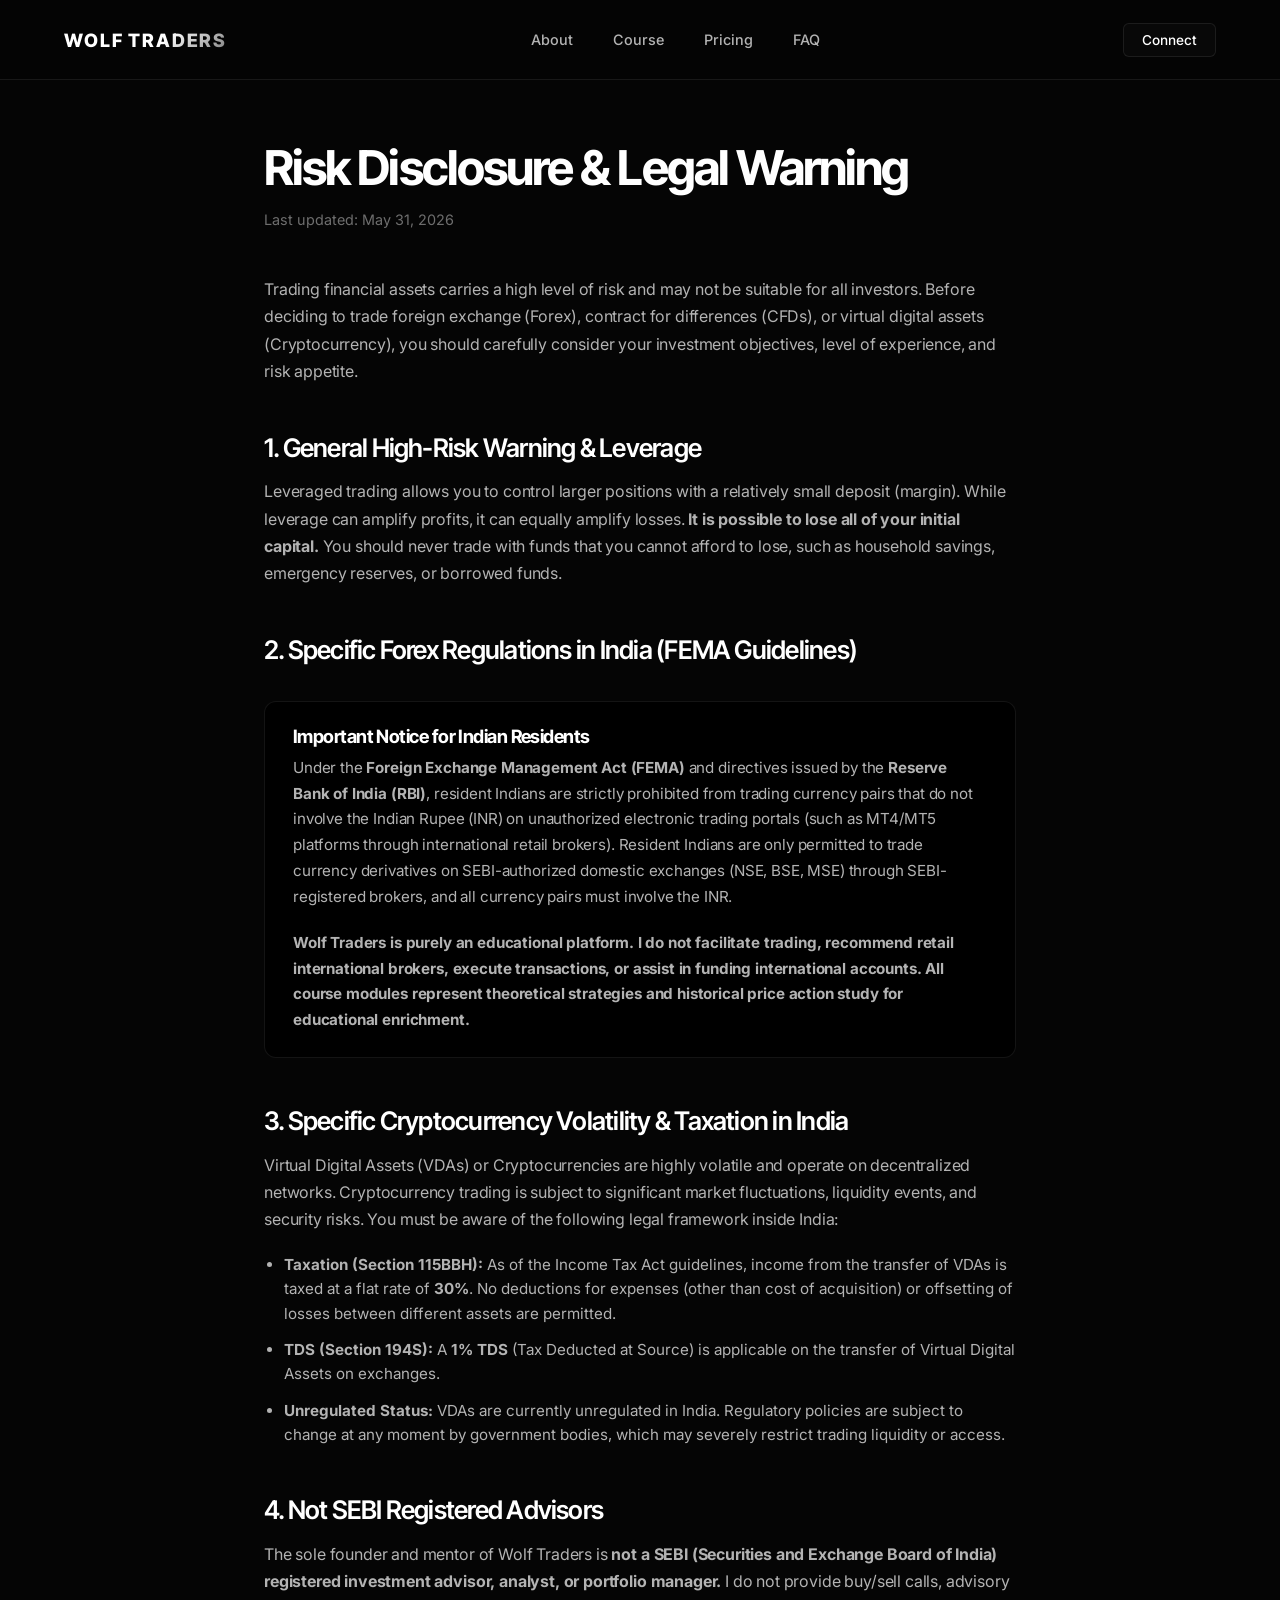
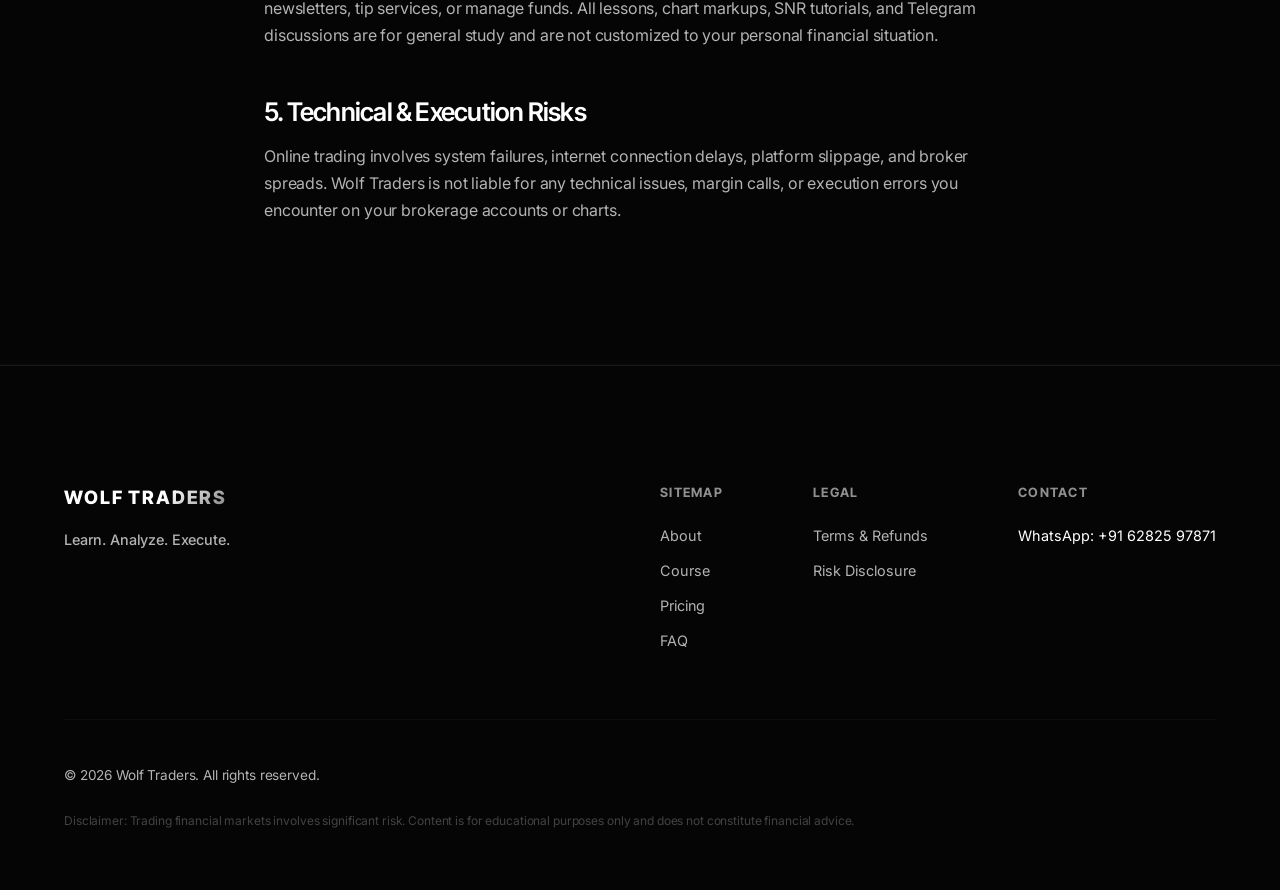
<file: risk-disclosure.html>
<!DOCTYPE html>
<html lang="en">
<head>
    <meta charset="UTF-8">
    <meta name="viewport" content="width=device-width, initial-scale=1.0">
    <meta name="description" content="Risk Disclosure & Legal Disclaimer (Crypto & Forex India) — Wolf Traders.">
    <title>Risk Disclosure — Wolf Traders</title>
    <link rel="stylesheet" href="style.css">
    <!-- Google Fonts -->
    <link rel="preconnect" href="https://fonts.googleapis.com">
    <link rel="preconnect" href="https://fonts.gstatic.com" crossorigin>
    <link href="https://fonts.googleapis.com/css2?family=Inter+Tight:wght@300;400;500;600;700;800&family=Inter:wght@300;400;500;600;700&display=swap" rel="stylesheet">
</head>
<body>
    <!-- Scroll Progress Indicator -->
    <div id="scroll-progress-bar"></div>

    <!-- Navigation Header -->
    <header class="header">
        <div class="header-container">
            <a href="index.html" class="logo-link" id="nav-logo">
                <span class="logo-text">WOLF TRADERS</span>
            </a>
            
            <nav class="nav-menu" id="nav-menu">
                <a href="index.html#about" class="nav-item">About</a>
                <a href="index.html#curriculum" class="nav-item">Course</a>
                <a href="index.html#pricing" class="nav-item">Pricing</a>
                <a href="index.html#faq" class="nav-item">FAQ</a>
            </nav>

            <div class="nav-cta">
                <a href="https://wa.me/916282597871?text=Hi,%20I%20have%20a%20question%20about%20your%20disclaimer." target="_blank" rel="noopener noreferrer" class="btn btn-nav">
                    <span>Connect</span>
                </a>
            </div>
        </div>
    </header>

    <!-- Policy Section -->
    <section class="policy-section">
        <div class="policy-container policy-content">
            <h1>Risk Disclosure & Legal Warning</h1>
            <span class="policy-last-updated">Last updated: May 31, 2026</span>

            <p>Trading financial assets carries a high level of risk and may not be suitable for all investors. Before deciding to trade foreign exchange (Forex), contract for differences (CFDs), or virtual digital assets (Cryptocurrency), you should carefully consider your investment objectives, level of experience, and risk appetite.</p>

            <h2>1. General High-Risk Warning & Leverage</h2>
            <p>Leveraged trading allows you to control larger positions with a relatively small deposit (margin). While leverage can amplify profits, it can equally amplify losses. <strong>It is possible to lose all of your initial capital.</strong> You should never trade with funds that you cannot afford to lose, such as household savings, emergency reserves, or borrowed funds.</p>

            <h2>2. Specific Forex Regulations in India (FEMA Guidelines)</h2>
            <div class="policy-highlight-box">
                <h3>Important Notice for Indian Residents</h3>
                <p>Under the <strong>Foreign Exchange Management Act (FEMA)</strong> and directives issued by the <strong>Reserve Bank of India (RBI)</strong>, resident Indians are strictly prohibited from trading currency pairs that do not involve the Indian Rupee (INR) on unauthorized electronic trading portals (such as MT4/MT5 platforms through international retail brokers). Resident Indians are only permitted to trade currency derivatives on SEBI-authorized domestic exchanges (NSE, BSE, MSE) through SEBI-registered brokers, and all currency pairs must involve the INR.</p>
                <br>
                <p><strong>Wolf Traders is purely an educational platform. I do not facilitate trading, recommend retail international brokers, execute transactions, or assist in funding international accounts. All course modules represent theoretical strategies and historical price action study for educational enrichment.</strong></p>
            </div>

            <h2>3. Specific Cryptocurrency Volatility & Taxation in India</h2>
            <p>Virtual Digital Assets (VDAs) or Cryptocurrencies are highly volatile and operate on decentralized networks. Cryptocurrency trading is subject to significant market fluctuations, liquidity events, and security risks. You must be aware of the following legal framework inside India:</p>
            <ul>
                <li><strong>Taxation (Section 115BBH):</strong> As of the Income Tax Act guidelines, income from the transfer of VDAs is taxed at a flat rate of <strong>30%</strong>. No deductions for expenses (other than cost of acquisition) or offsetting of losses between different assets are permitted.</li>
                <li><strong>TDS (Section 194S):</strong> A <strong>1% TDS</strong> (Tax Deducted at Source) is applicable on the transfer of Virtual Digital Assets on exchanges.</li>
                <li><strong>Unregulated Status:</strong> VDAs are currently unregulated in India. Regulatory policies are subject to change at any moment by government bodies, which may severely restrict trading liquidity or access.</li>
            </ul>

            <h2>4. Not SEBI Registered Advisors</h2>
            <p>The sole founder and mentor of Wolf Traders is <strong>not a SEBI (Securities and Exchange Board of India) registered investment advisor, analyst, or portfolio manager.</strong> I do not provide buy/sell calls, advisory newsletters, tip services, or manage funds. All lessons, chart markups, SNR tutorials, and Telegram discussions are for general study and are not customized to your personal financial situation.</p>

            <h2>5. Technical & Execution Risks</h2>
            <p>Online trading involves system failures, internet connection delays, platform slippage, and broker spreads. Wolf Traders is not liable for any technical issues, margin calls, or execution errors you encounter on your brokerage accounts or charts.</p>
        </div>
    </section>

    <!-- Footer Section -->
    <footer class="footer">
        <div class="container footer-container">
            <div class="footer-top">
                <div class="footer-brand">
                    <a href="index.html" class="logo-link">
                        <span class="logo-text">WOLF TRADERS</span>
                    </a>
                    <p class="footer-tagline">Learn. Analyze. Execute.</p>
                </div>
                <div class="footer-nav-groups">
                    <div class="footer-group">
                        <h5>Sitemap</h5>
                        <a href="index.html#about">About</a>
                        <a href="index.html#curriculum">Course</a>
                        <a href="index.html#pricing">Pricing</a>
                        <a href="index.html#faq">FAQ</a>
                    </div>
                    <div class="footer-group">
                        <h5>Legal</h5>
                        <a href="terms.html">Terms & Refunds</a>
                        <a href="risk-disclosure.html">Risk Disclosure</a>
                    </div>
                    <div class="footer-group">
                        <h5>Contact</h5>
                        <span class="footer-info-item">WhatsApp: +91 62825 97871</span>
                    </div>
                </div>
            </div>
            <div class="footer-bottom">
                <p class="copyright-text">&copy; 2026 Wolf Traders. All rights reserved.</p>
                <div class="footer-bottom-disclaimer">
                    <p>Disclaimer: Trading financial markets involves significant risk. Content is for educational purposes only and does not constitute financial advice.</p>
                </div>
            </div>
        </div>
    </footer>

    <!-- Main JavaScript File -->
    <script src="main.js"></script>
</body>
</html>
</file>
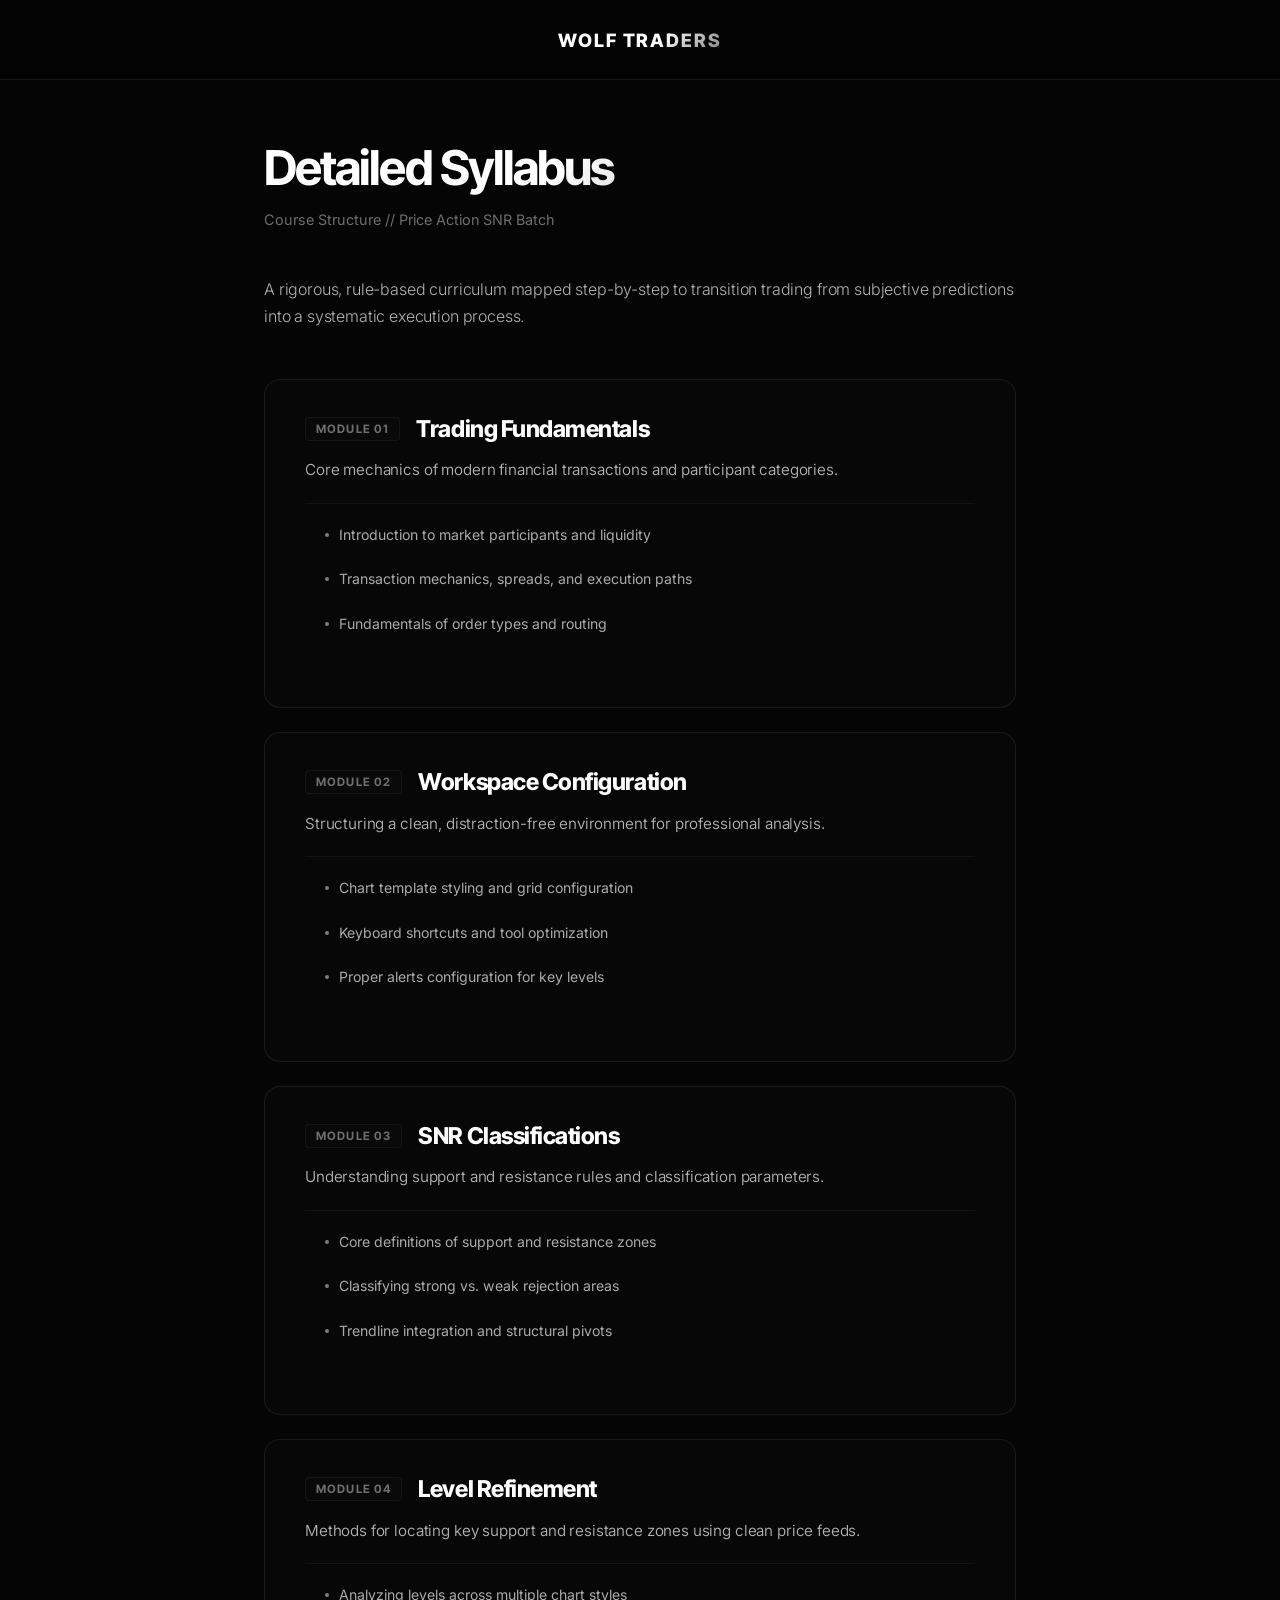
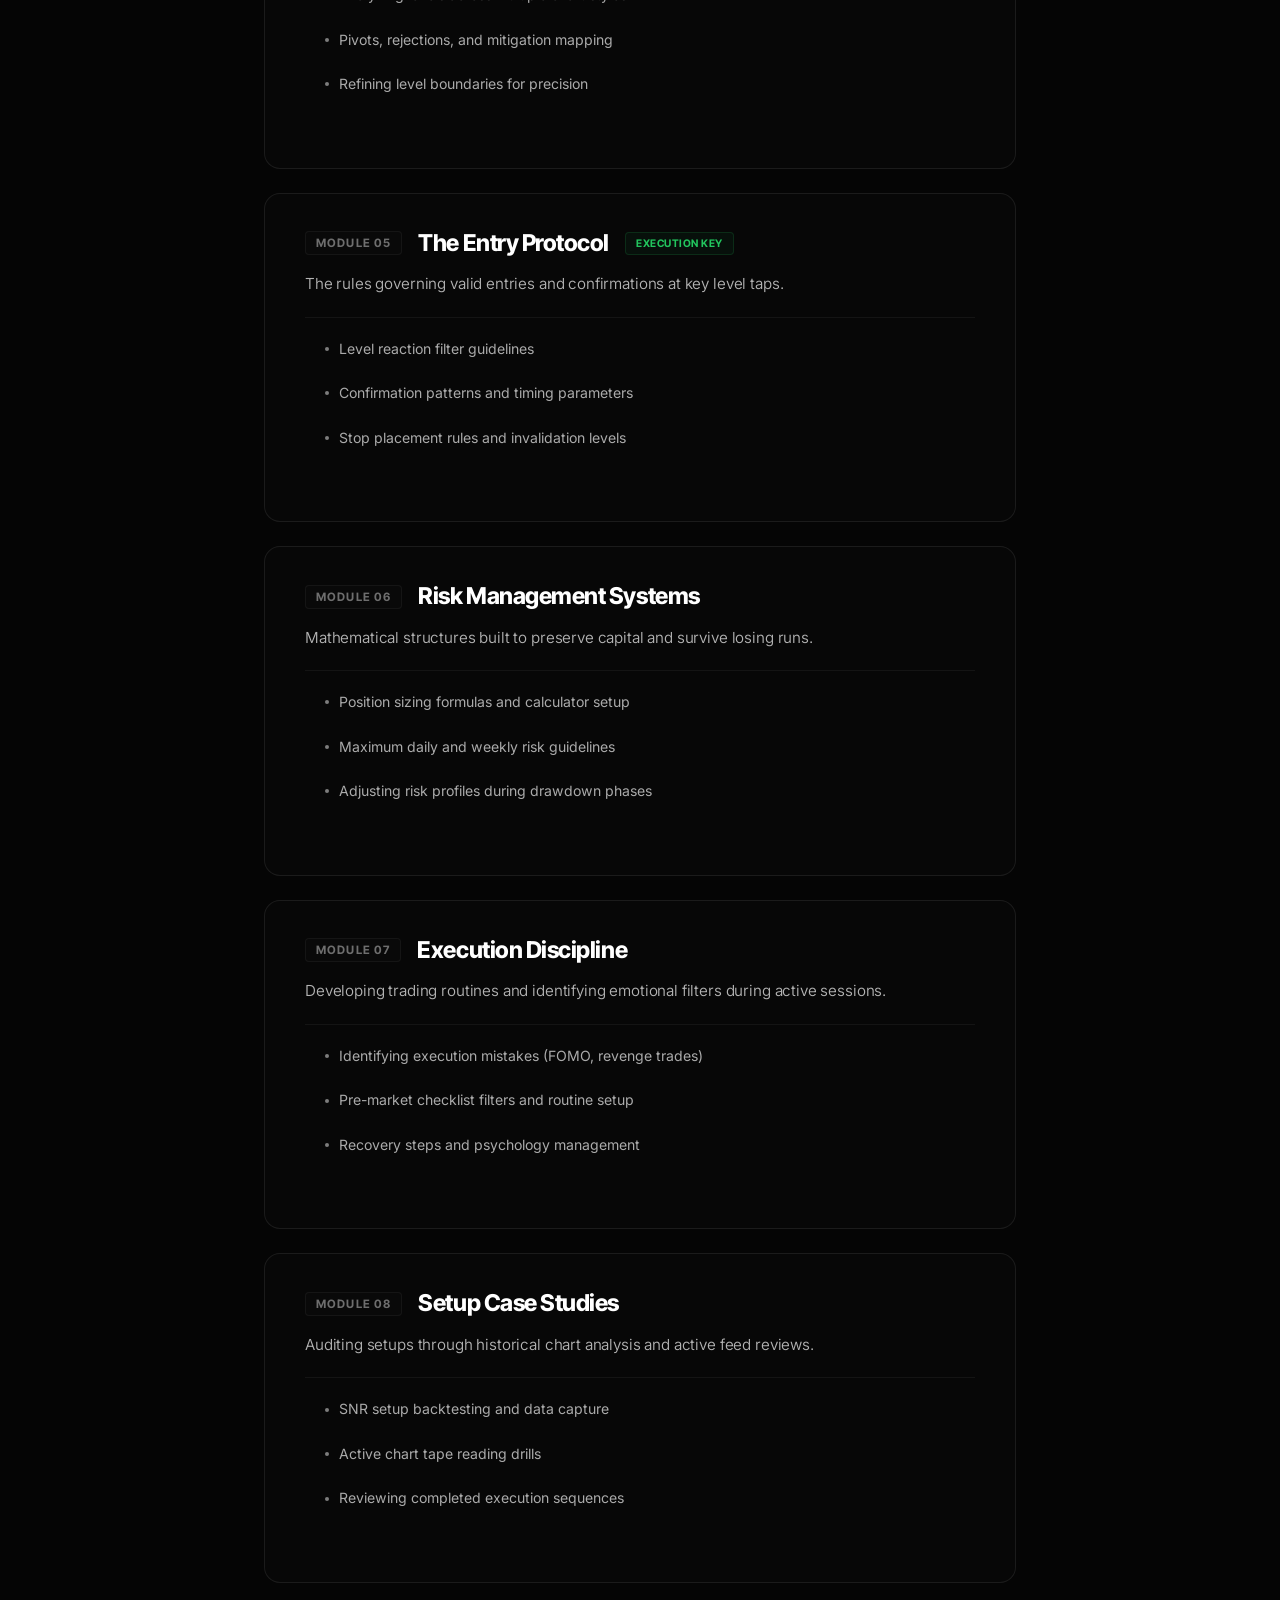
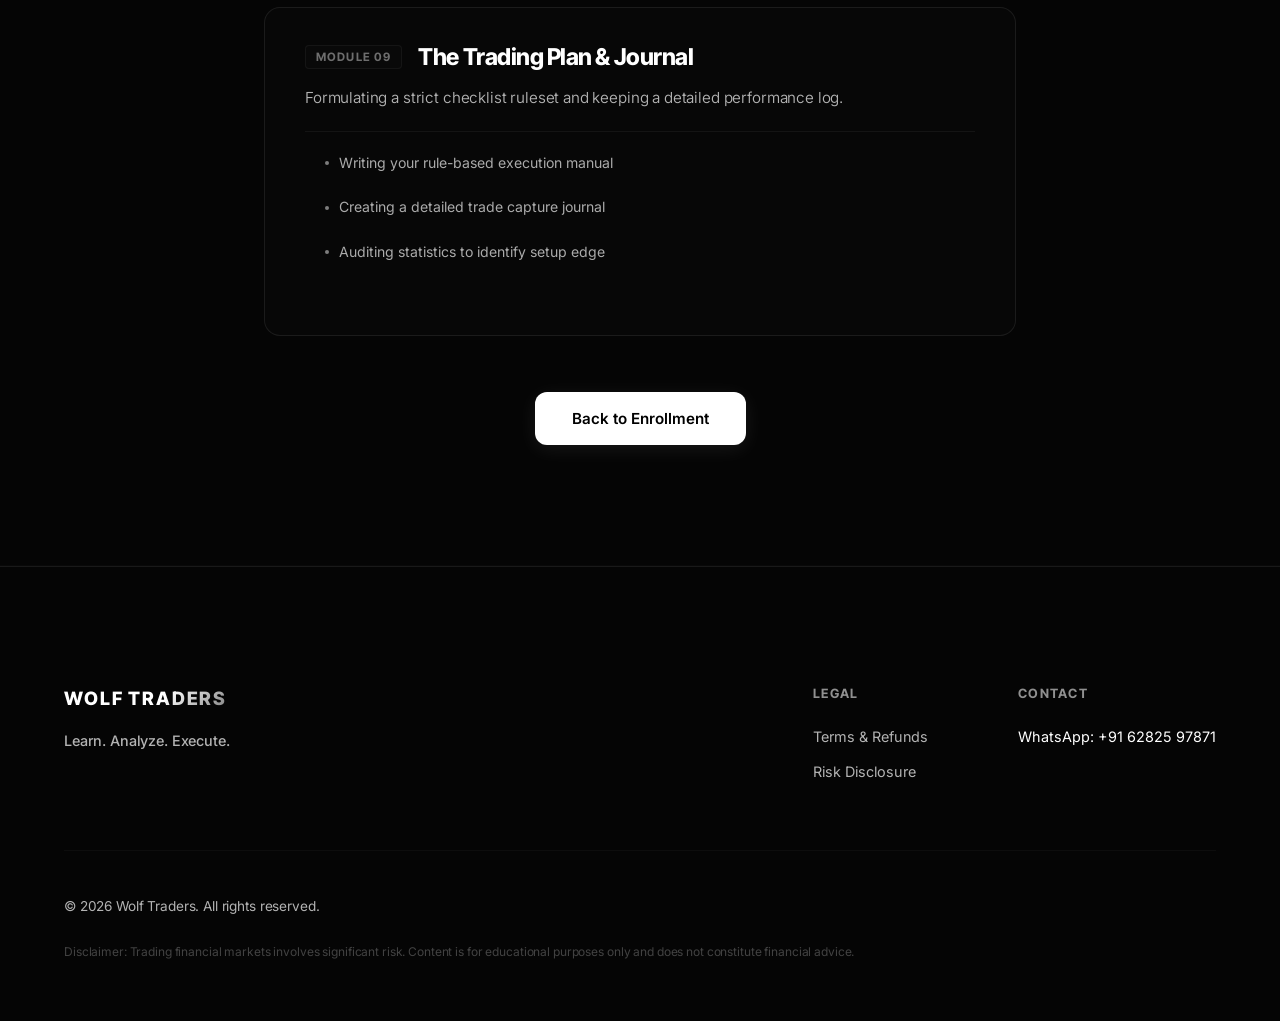
<file: syllabus.html>
<!DOCTYPE html>
<html lang="en">
<head>
    <meta charset="UTF-8">
    <meta name="viewport" content="width=device-width, initial-scale=1.0">
    <meta name="description" content="Detailed Course Syllabus — Wolf Traders. Explore the 9-Module Price Action SNR Curriculum.">
    <title>Syllabus — Wolf Traders</title>
    <link rel="stylesheet" href="style.css">
    <!-- Google Fonts -->
    <link rel="preconnect" href="https://fonts.googleapis.com">
    <link rel="preconnect" href="https://fonts.gstatic.com" crossorigin>
    <link href="https://fonts.googleapis.com/css2?family=Inter+Tight:wght@300;400;500;600;700;800&family=Inter:wght@300;400;500;600;700&display=swap" rel="stylesheet">
</head>
<body>
    <!-- Scroll Progress Indicator -->
    <div id="scroll-progress-bar"></div>

    <!-- Navigation Header -->
    <header class="header">
        <div class="header-container" style="justify-content: center;">
            <a href="index.html" class="logo-link" id="nav-logo">
                <span class="logo-text">WOLF TRADERS</span>
            </a>
        </div>
    </header>

    <!-- Syllabus Content Section -->
    <section class="policy-section">
        <div class="policy-container policy-content">
            <h1 class="highlight-text">Detailed Syllabus</h1>
            <span class="policy-last-updated">Course Structure // Price Action SNR Batch</span>

            <p class="section-desc" style="margin-bottom: 48px;">
                A rigorous, rule-based curriculum mapped step-by-step to transition trading from subjective predictions into a systematic execution process.
            </p>

            <div class="syllabus-outline-list">
                
                <!-- Module 01 -->
                <div class="syllabus-module-card">
                    <div class="module-card-header">
                        <span class="module-card-num">MODULE 01</span>
                        <h2>Trading Fundamentals</h2>
                    </div>
                    <p>Core mechanics of modern financial transactions and participant categories.</p>
                    <ul class="module-lessons">
                        <li>Introduction to market participants and liquidity</li>
                        <li>Transaction mechanics, spreads, and execution paths</li>
                        <li>Fundamentals of order types and routing</li>
                    </ul>
                </div>

                <!-- Module 02 -->
                <div class="syllabus-module-card">
                    <div class="module-card-header">
                        <span class="module-card-num">MODULE 02</span>
                        <h2>Workspace Configuration</h2>
                    </div>
                    <p>Structuring a clean, distraction-free environment for professional analysis.</p>
                    <ul class="module-lessons">
                        <li>Chart template styling and grid configuration</li>
                        <li>Keyboard shortcuts and tool optimization</li>
                        <li>Proper alerts configuration for key levels</li>
                    </ul>
                </div>

                <!-- Module 03 -->
                <div class="syllabus-module-card">
                    <div class="module-card-header">
                        <span class="module-card-num">MODULE 03</span>
                        <h2>SNR Classifications</h2>
                    </div>
                    <p>Understanding support and resistance rules and classification parameters.</p>
                    <ul class="module-lessons">
                        <li>Core definitions of support and resistance zones</li>
                        <li>Classifying strong vs. weak rejection areas</li>
                        <li>Trendline integration and structural pivots</li>
                    </ul>
                </div>

                <!-- Module 04 -->
                <div class="syllabus-module-card">
                    <div class="module-card-header">
                        <span class="module-card-num">MODULE 04</span>
                        <h2>Level Refinement</h2>
                    </div>
                    <p>Methods for locating key support and resistance zones using clean price feeds.</p>
                    <ul class="module-lessons">
                        <li>Analyzing levels across multiple chart styles</li>
                        <li>Pivots, rejections, and mitigation mapping</li>
                        <li>Refining level boundaries for precision</li>
                    </ul>
                </div>

                <!-- Module 05 -->
                <div class="syllabus-module-card">
                    <div class="module-card-header">
                        <span class="module-card-num">MODULE 05</span>
                        <h2>The Entry Protocol</h2>
                        <span class="glowing-module-tag">Execution Key</span>
                    </div>
                    <p>The rules governing valid entries and confirmations at key level taps.</p>
                    <ul class="module-lessons">
                        <li>Level reaction filter guidelines</li>
                        <li>Confirmation patterns and timing parameters</li>
                        <li>Stop placement rules and invalidation levels</li>
                    </ul>
                </div>

                <!-- Module 06 -->
                <div class="syllabus-module-card">
                    <div class="module-card-header">
                        <span class="module-card-num">MODULE 06</span>
                        <h2>Risk Management Systems</h2>
                    </div>
                    <p>Mathematical structures built to preserve capital and survive losing runs.</p>
                    <ul class="module-lessons">
                        <li>Position sizing formulas and calculator setup</li>
                        <li>Maximum daily and weekly risk guidelines</li>
                        <li>Adjusting risk profiles during drawdown phases</li>
                    </ul>
                </div>

                <!-- Module 07 -->
                <div class="syllabus-module-card">
                    <div class="module-card-header">
                        <span class="module-card-num">MODULE 07</span>
                        <h2>Execution Discipline</h2>
                    </div>
                    <p>Developing trading routines and identifying emotional filters during active sessions.</p>
                    <ul class="module-lessons">
                        <li>Identifying execution mistakes (FOMO, revenge trades)</li>
                        <li>Pre-market checklist filters and routine setup</li>
                        <li>Recovery steps and psychology management</li>
                    </ul>
                </div>

                <!-- Module 08 -->
                <div class="syllabus-module-card">
                    <div class="module-card-header">
                        <span class="module-card-num">MODULE 08</span>
                        <h2>Setup Case Studies</h2>
                    </div>
                    <p>Auditing setups through historical chart analysis and active feed reviews.</p>
                    <ul class="module-lessons">
                        <li>SNR setup backtesting and data capture</li>
                        <li>Active chart tape reading drills</li>
                        <li>Reviewing completed execution sequences</li>
                    </ul>
                </div>

                <!-- Module 09 -->
                <div class="syllabus-module-card">
                    <div class="module-card-header">
                        <span class="module-card-num">MODULE 09</span>
                        <h2>The Trading Plan & Journal</h2>
                    </div>
                    <p>Formulating a strict checklist ruleset and keeping a detailed performance log.</p>
                    <ul class="module-lessons">
                        <li>Writing your rule-based execution manual</li>
                        <li>Creating a detailed trade capture journal</li>
                        <li>Auditing statistics to identify setup edge</li>
                    </ul>
                </div>

            </div>
            
            <div style="margin-top: 56px; text-align: center;">
                <a href="index.html#pricing" class="btn btn-primary" style="padding: 16px 36px; border-radius: 12px; font-weight: 600; box-shadow: 0 4px 20px rgba(255,255,255,0.08);">
                    <span>Back to Enrollment</span>
                </a>
            </div>
        </div>
    </section>

    <!-- Footer Section -->
    <footer class="footer">
        <div class="container footer-container">
            <div class="footer-top">
                <div class="footer-brand">
                    <a href="index.html" class="logo-link">
                        <span class="logo-text">WOLF TRADERS</span>
                    </a>
                    <p class="footer-tagline">Learn. Analyze. Execute.</p>
                </div>
                <div class="footer-nav-groups">
                    <div class="footer-group">
                        <h5>Legal</h5>
                        <a href="terms.html">Terms & Refunds</a>
                        <a href="risk-disclosure.html">Risk Disclosure</a>
                    </div>
                    <div class="footer-group">
                        <h5>Contact</h5>
                        <span class="footer-info-item">WhatsApp: +91 62825 97871</span>
                    </div>
                </div>
            </div>
            <div class="footer-bottom">
                <p class="copyright-text">&copy; 2026 Wolf Traders. All rights reserved.</p>
                <div class="footer-bottom-disclaimer">
                    <p>Disclaimer: Trading financial markets involves significant risk. Content is for educational purposes only and does not constitute financial advice.</p>
                </div>
            </div>
        </div>
    </footer>

    <!-- Main JavaScript File -->
    <script src="main.js"></script>
</body>
</html>
</file>
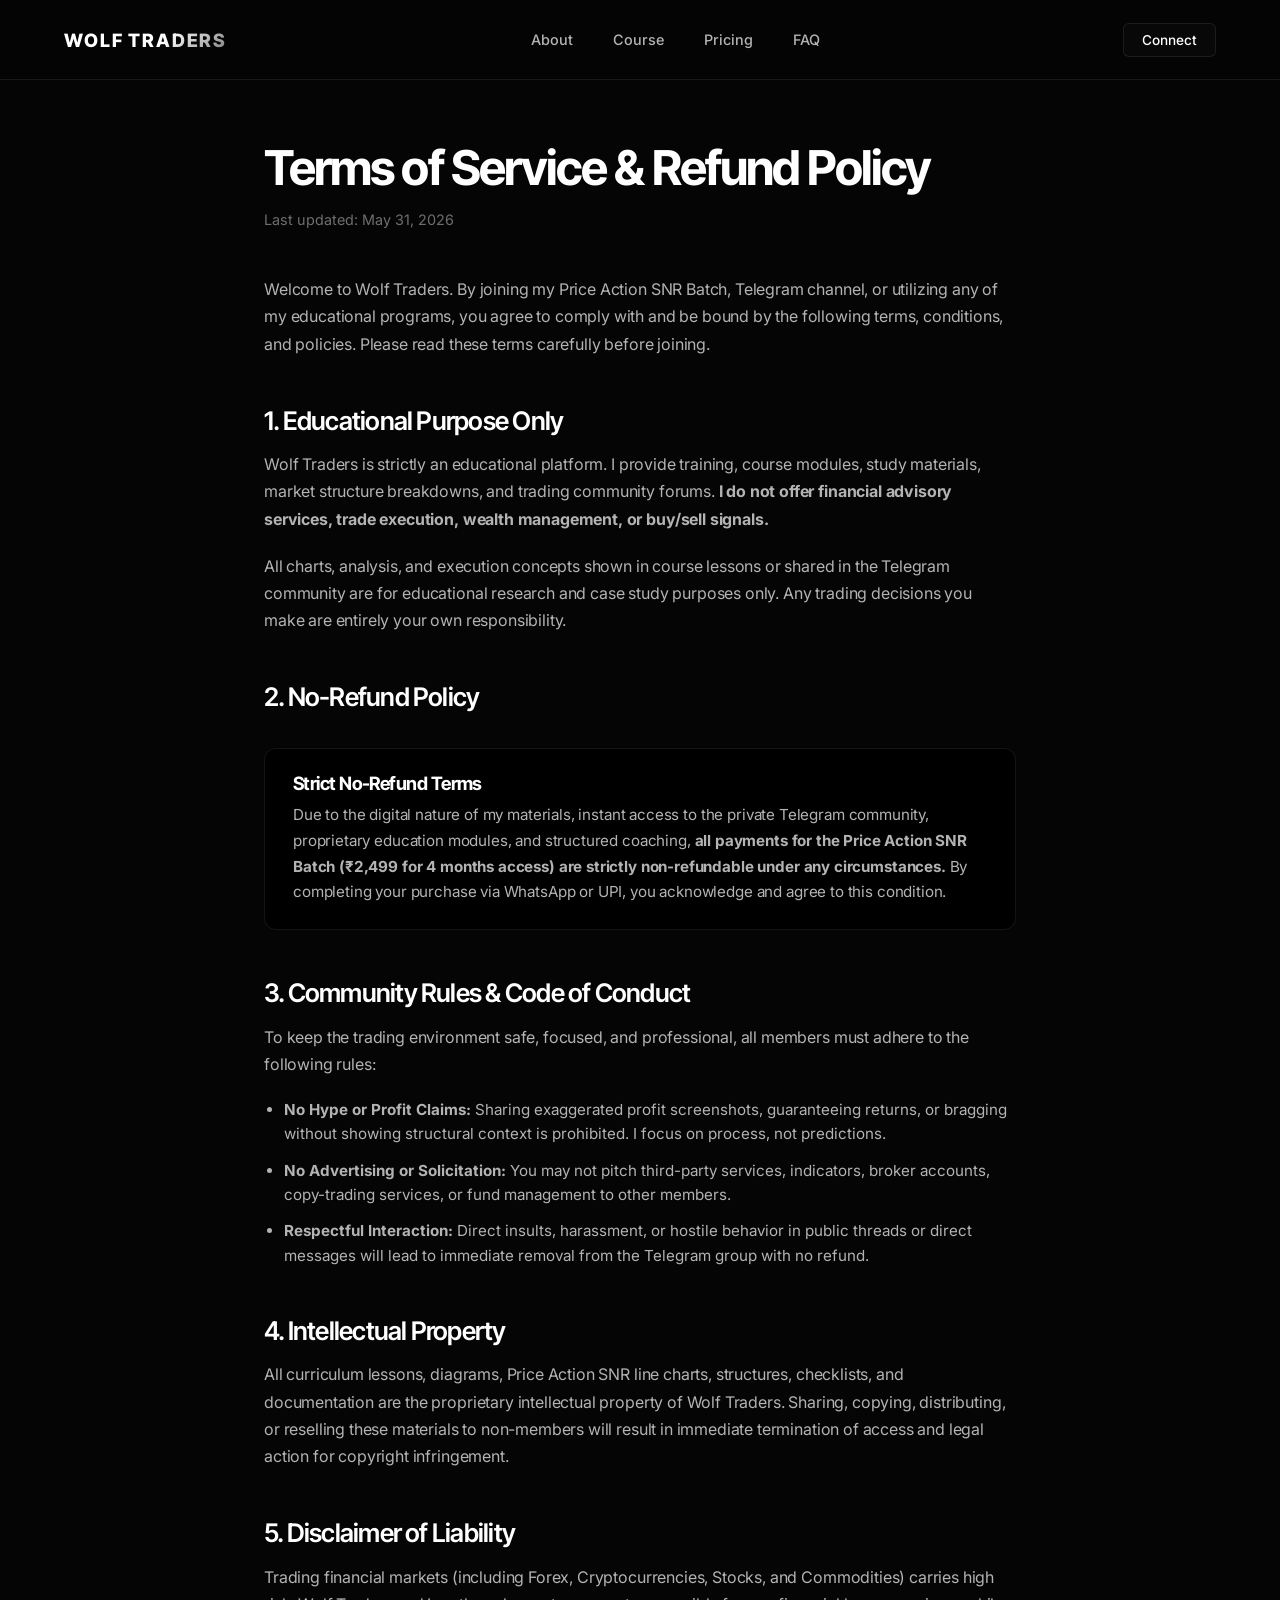
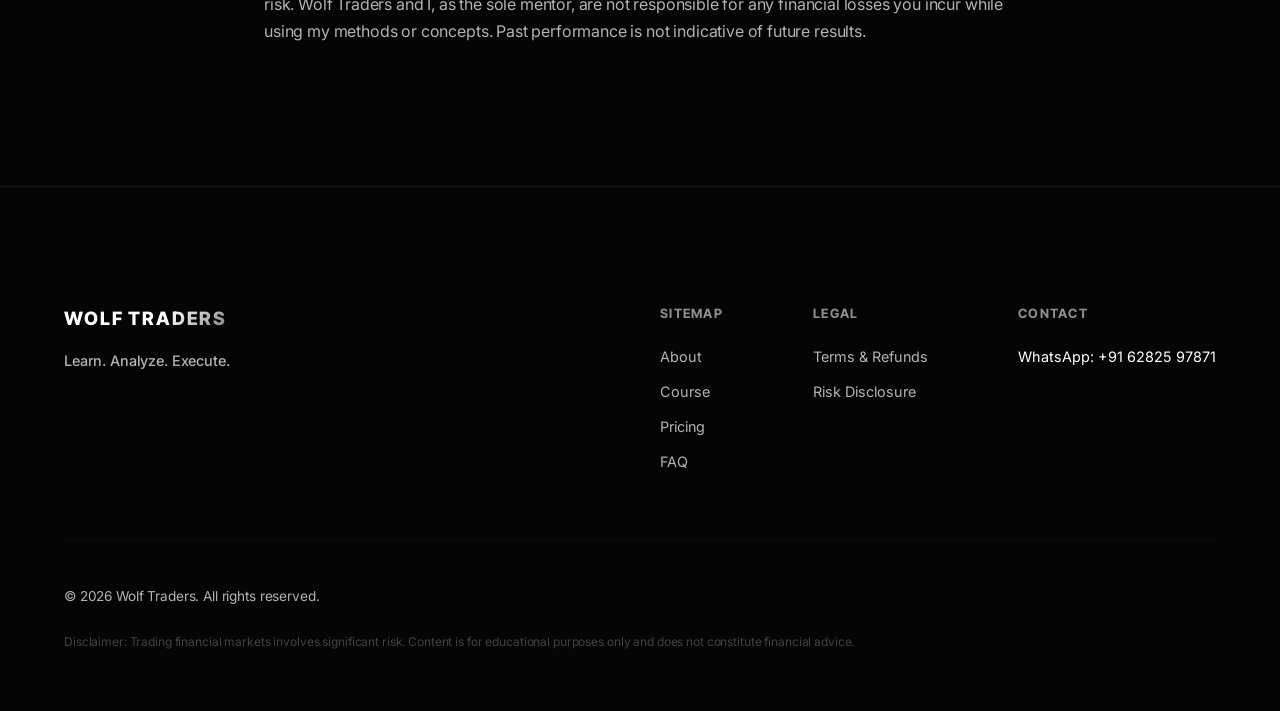
<file: terms.html>
<!DOCTYPE html>
<html lang="en">
<head>
    <meta charset="UTF-8">
    <meta name="viewport" content="width=device-width, initial-scale=1.0">
    <meta name="description" content="Terms of Service & Refund Policy — Wolf Traders.">
    <title>Terms & Refunds — Wolf Traders</title>
    <link rel="stylesheet" href="style.css">
    <!-- Google Fonts -->
    <link rel="preconnect" href="https://fonts.googleapis.com">
    <link rel="preconnect" href="https://fonts.gstatic.com" crossorigin>
    <link href="https://fonts.googleapis.com/css2?family=Inter+Tight:wght@300;400;500;600;700;800&family=Inter:wght@300;400;500;600;700&display=swap" rel="stylesheet">
</head>
<body>
    <!-- Scroll Progress Indicator -->
    <div id="scroll-progress-bar"></div>

    <!-- Navigation Header -->
    <header class="header">
        <div class="header-container">
            <a href="index.html" class="logo-link" id="nav-logo">
                <span class="logo-text">WOLF TRADERS</span>
            </a>
            
            <nav class="nav-menu" id="nav-menu">
                <a href="index.html#about" class="nav-item">About</a>
                <a href="index.html#curriculum" class="nav-item">Course</a>
                <a href="index.html#pricing" class="nav-item">Pricing</a>
                <a href="index.html#faq" class="nav-item">FAQ</a>
            </nav>

            <div class="nav-cta">
                <a href="https://wa.me/916282597871?text=Hi,%20I%20have%20a%20question%20about%20your%20mentorship." target="_blank" rel="noopener noreferrer" class="btn btn-nav">
                    <span>Connect</span>
                </a>
            </div>
        </div>
    </header>

    <!-- Policy Section -->
    <section class="policy-section">
        <div class="policy-container policy-content">
            <h1>Terms of Service & Refund Policy</h1>
            <span class="policy-last-updated">Last updated: May 31, 2026</span>

            <p>Welcome to Wolf Traders. By joining my Price Action SNR Batch, Telegram channel, or utilizing any of my educational programs, you agree to comply with and be bound by the following terms, conditions, and policies. Please read these terms carefully before joining.</p>

            <h2>1. Educational Purpose Only</h2>
            <p>Wolf Traders is strictly an educational platform. I provide training, course modules, study materials, market structure breakdowns, and trading community forums. <strong>I do not offer financial advisory services, trade execution, wealth management, or buy/sell signals.</strong></p>
            <p>All charts, analysis, and execution concepts shown in course lessons or shared in the Telegram community are for educational research and case study purposes only. Any trading decisions you make are entirely your own responsibility.</p>

            <h2>2. No-Refund Policy</h2>
            <div class="policy-highlight-box">
                <h3>Strict No-Refund Terms</h3>
                <p>Due to the digital nature of my materials, instant access to the private Telegram community, proprietary education modules, and structured coaching, <strong>all payments for the Price Action SNR Batch (₹2,499 for 4 months access) are strictly non-refundable under any circumstances.</strong> By completing your purchase via WhatsApp or UPI, you acknowledge and agree to this condition.</p>
            </div>

            <h2>3. Community Rules & Code of Conduct</h2>
            <p>To keep the trading environment safe, focused, and professional, all members must adhere to the following rules:</p>
            <ul>
                <li><strong>No Hype or Profit Claims:</strong> Sharing exaggerated profit screenshots, guaranteeing returns, or bragging without showing structural context is prohibited. I focus on process, not predictions.</li>
                <li><strong>No Advertising or Solicitation:</strong> You may not pitch third-party services, indicators, broker accounts, copy-trading services, or fund management to other members.</li>
                <li><strong>Respectful Interaction:</strong> Direct insults, harassment, or hostile behavior in public threads or direct messages will lead to immediate removal from the Telegram group with no refund.</li>
            </ul>

            <h2>4. Intellectual Property</h2>
            <p>All curriculum lessons, diagrams, Price Action SNR line charts, structures, checklists, and documentation are the proprietary intellectual property of Wolf Traders. Sharing, copying, distributing, or reselling these materials to non-members will result in immediate termination of access and legal action for copyright infringement.</p>

            <h2>5. Disclaimer of Liability</h2>
            <p>Trading financial markets (including Forex, Cryptocurrencies, Stocks, and Commodities) carries high risk. Wolf Traders and I, as the sole mentor, are not responsible for any financial losses you incur while using my methods or concepts. Past performance is not indicative of future results.</p>
        </div>
    </section>

    <!-- Footer Section -->
    <footer class="footer">
        <div class="container footer-container">
            <div class="footer-top">
                <div class="footer-brand">
                    <a href="index.html" class="logo-link">
                        <span class="logo-text">WOLF TRADERS</span>
                    </a>
                    <p class="footer-tagline">Learn. Analyze. Execute.</p>
                </div>
                <div class="footer-nav-groups">
                    <div class="footer-group">
                        <h5>Sitemap</h5>
                        <a href="index.html#about">About</a>
                        <a href="index.html#curriculum">Course</a>
                        <a href="index.html#pricing">Pricing</a>
                        <a href="index.html#faq">FAQ</a>
                    </div>
                    <div class="footer-group">
                        <h5>Legal</h5>
                        <a href="terms.html">Terms & Refunds</a>
                        <a href="risk-disclosure.html">Risk Disclosure</a>
                    </div>
                    <div class="footer-group">
                        <h5>Contact</h5>
                        <span class="footer-info-item">WhatsApp: +91 62825 97871</span>
                    </div>
                </div>
            </div>
            <div class="footer-bottom">
                <p class="copyright-text">&copy; 2026 Wolf Traders. All rights reserved.</p>
                <div class="footer-bottom-disclaimer">
                    <p>Disclaimer: Trading financial markets involves significant risk. Content is for educational purposes only and does not constitute financial advice.</p>
                </div>
            </div>
        </div>
    </footer>

    <!-- Main JavaScript File -->
    <script src="main.js"></script>
</body>
</html>
</file>
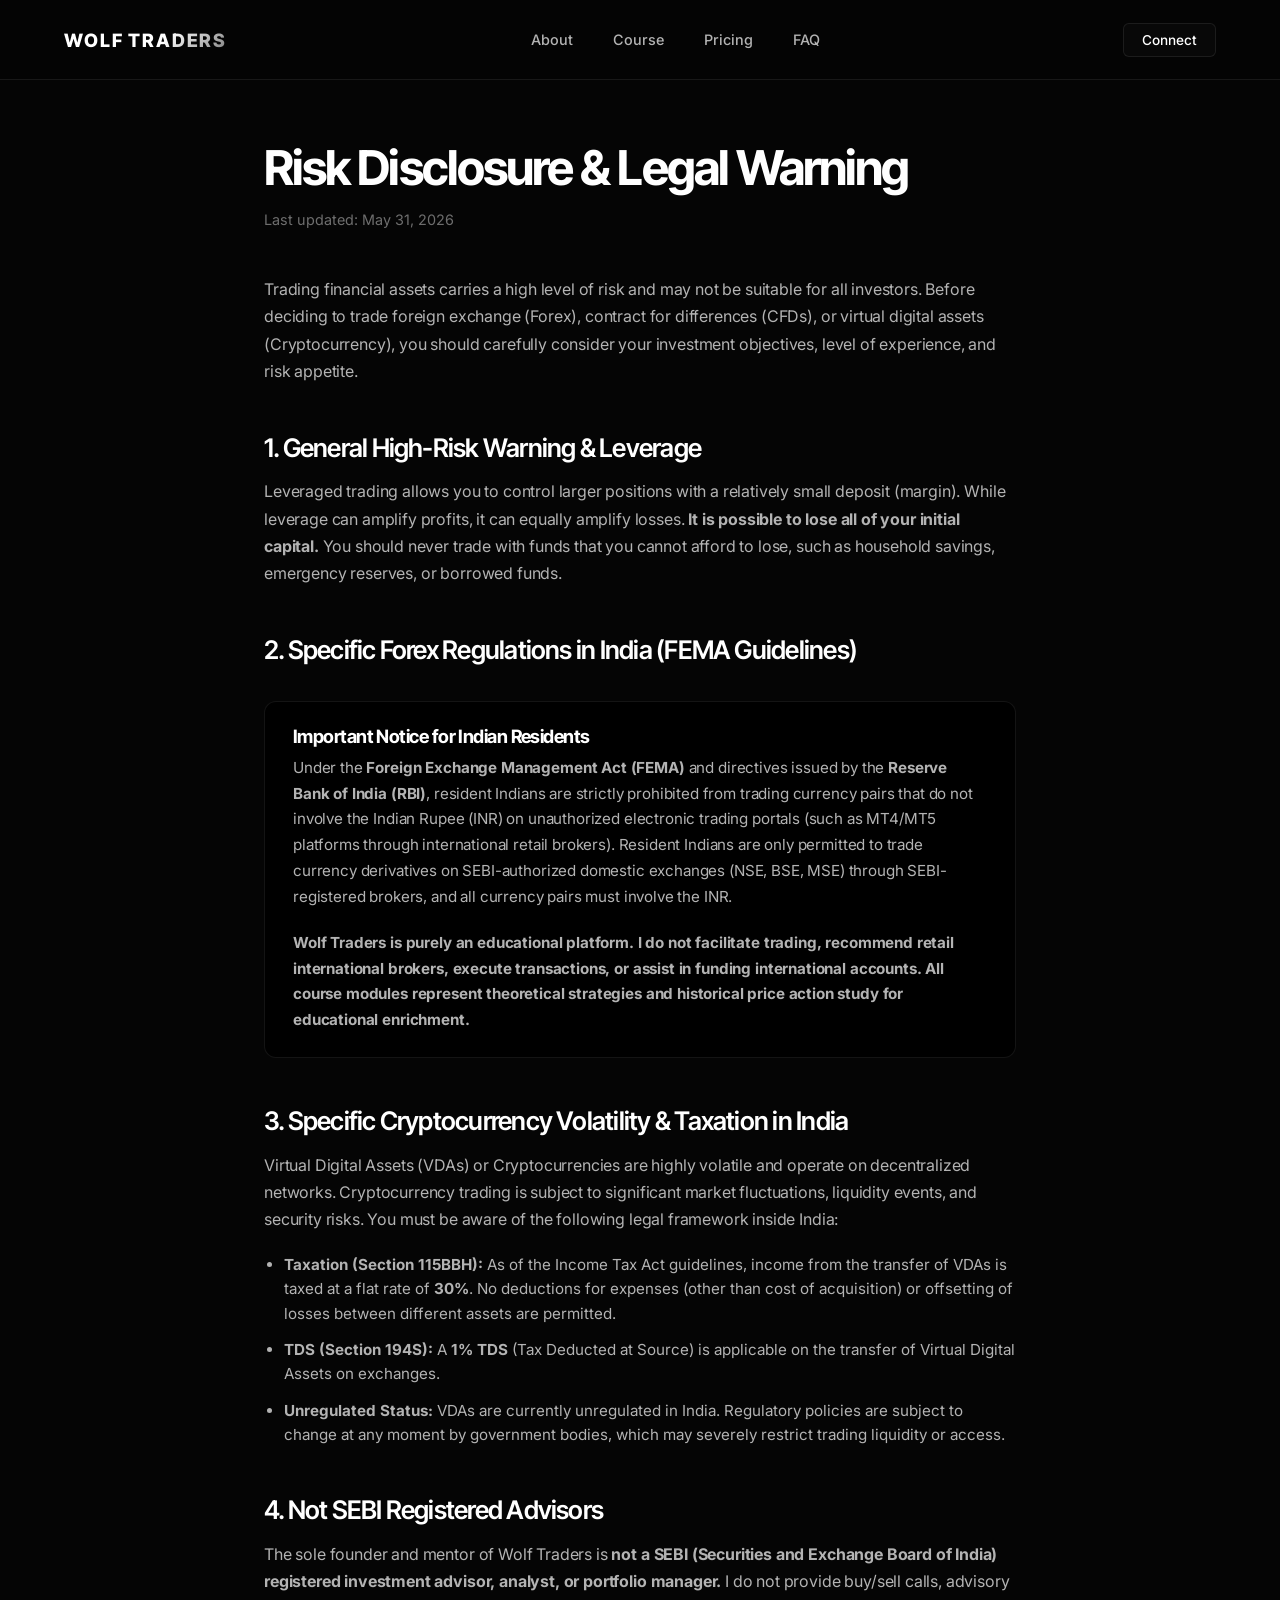
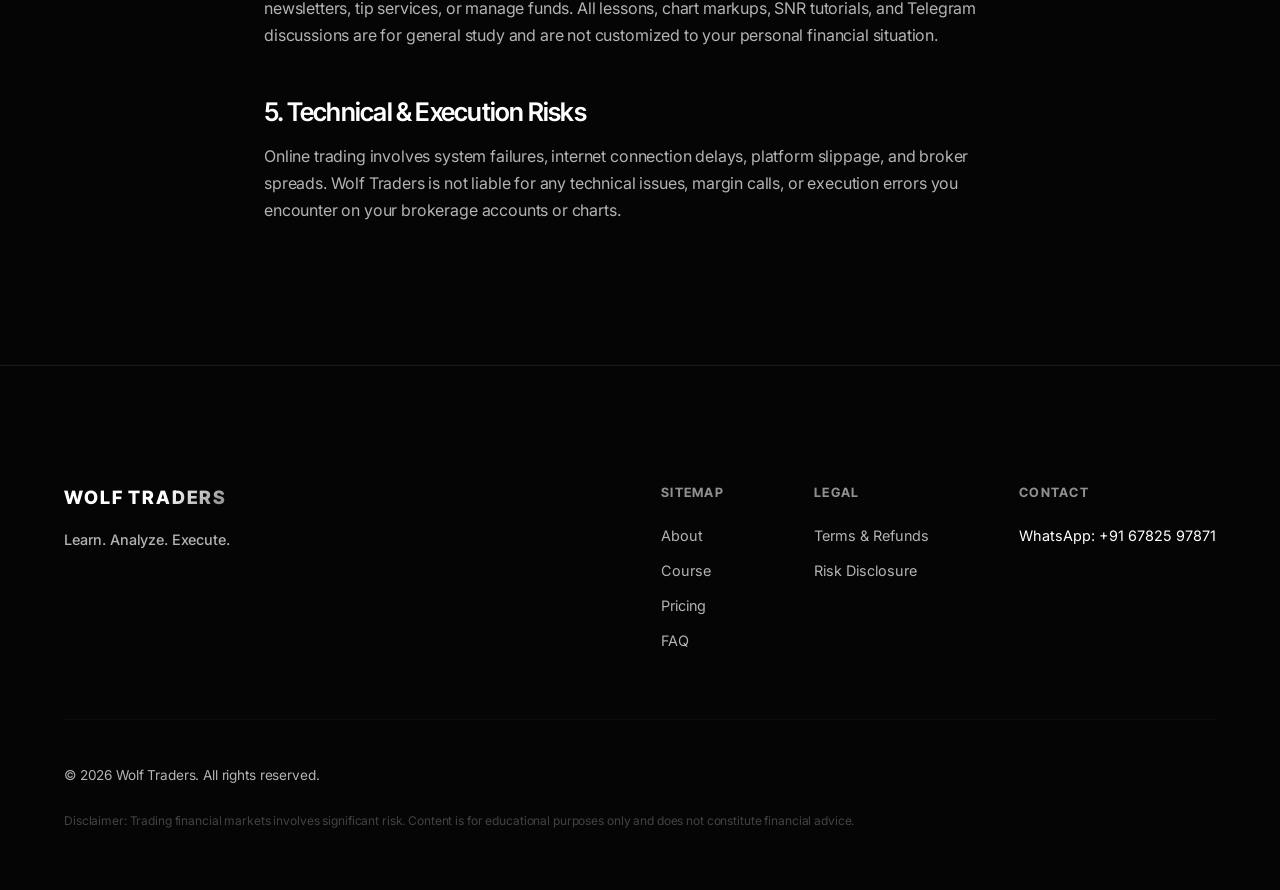
<file: wolf_traders/risk-disclosure.html>
<!DOCTYPE html>
<html lang="en">
<head>
    <meta charset="UTF-8">
    <meta name="viewport" content="width=device-width, initial-scale=1.0">
    <meta name="description" content="Risk Disclosure & Legal Disclaimer (Crypto & Forex India) — Wolf Traders.">
    <title>Risk Disclosure — Wolf Traders</title>
    <link rel="stylesheet" href="style.css">
    <!-- Google Fonts -->
    <link rel="preconnect" href="https://fonts.googleapis.com">
    <link rel="preconnect" href="https://fonts.gstatic.com" crossorigin>
    <link href="https://fonts.googleapis.com/css2?family=Inter+Tight:wght@300;400;500;600;700;800&family=Inter:wght@300;400;500;600;700&display=swap" rel="stylesheet">
</head>
<body>
    <!-- Scroll Progress Indicator -->
    <div id="scroll-progress-bar"></div>

    <!-- Navigation Header -->
    <header class="header">
        <div class="header-container">
            <a href="index.html" class="logo-link" id="nav-logo">
                <span class="logo-text">WOLF TRADERS</span>
            </a>
            
            <nav class="nav-menu" id="nav-menu">
                <a href="index.html#about" class="nav-item">About</a>
                <a href="index.html#curriculum" class="nav-item">Course</a>
                <a href="index.html#pricing" class="nav-item">Pricing</a>
                <a href="index.html#faq" class="nav-item">FAQ</a>
            </nav>

            <div class="nav-cta">
                <a href="https://wa.me/916782597871?text=Hi,%20I%20have%20a%20question%20about%20your%20disclaimer." target="_blank" rel="noopener noreferrer" class="btn btn-nav">
                    <span>Connect</span>
                </a>
            </div>
        </div>
    </header>

    <!-- Policy Section -->
    <section class="policy-section">
        <div class="policy-container policy-content">
            <h1>Risk Disclosure & Legal Warning</h1>
            <span class="policy-last-updated">Last updated: May 31, 2026</span>

            <p>Trading financial assets carries a high level of risk and may not be suitable for all investors. Before deciding to trade foreign exchange (Forex), contract for differences (CFDs), or virtual digital assets (Cryptocurrency), you should carefully consider your investment objectives, level of experience, and risk appetite.</p>

            <h2>1. General High-Risk Warning & Leverage</h2>
            <p>Leveraged trading allows you to control larger positions with a relatively small deposit (margin). While leverage can amplify profits, it can equally amplify losses. <strong>It is possible to lose all of your initial capital.</strong> You should never trade with funds that you cannot afford to lose, such as household savings, emergency reserves, or borrowed funds.</p>

            <h2>2. Specific Forex Regulations in India (FEMA Guidelines)</h2>
            <div class="policy-highlight-box">
                <h3>Important Notice for Indian Residents</h3>
                <p>Under the <strong>Foreign Exchange Management Act (FEMA)</strong> and directives issued by the <strong>Reserve Bank of India (RBI)</strong>, resident Indians are strictly prohibited from trading currency pairs that do not involve the Indian Rupee (INR) on unauthorized electronic trading portals (such as MT4/MT5 platforms through international retail brokers). Resident Indians are only permitted to trade currency derivatives on SEBI-authorized domestic exchanges (NSE, BSE, MSE) through SEBI-registered brokers, and all currency pairs must involve the INR.</p>
                <br>
                <p><strong>Wolf Traders is purely an educational platform. I do not facilitate trading, recommend retail international brokers, execute transactions, or assist in funding international accounts. All course modules represent theoretical strategies and historical price action study for educational enrichment.</strong></p>
            </div>

            <h2>3. Specific Cryptocurrency Volatility & Taxation in India</h2>
            <p>Virtual Digital Assets (VDAs) or Cryptocurrencies are highly volatile and operate on decentralized networks. Cryptocurrency trading is subject to significant market fluctuations, liquidity events, and security risks. You must be aware of the following legal framework inside India:</p>
            <ul>
                <li><strong>Taxation (Section 115BBH):</strong> As of the Income Tax Act guidelines, income from the transfer of VDAs is taxed at a flat rate of <strong>30%</strong>. No deductions for expenses (other than cost of acquisition) or offsetting of losses between different assets are permitted.</li>
                <li><strong>TDS (Section 194S):</strong> A <strong>1% TDS</strong> (Tax Deducted at Source) is applicable on the transfer of Virtual Digital Assets on exchanges.</li>
                <li><strong>Unregulated Status:</strong> VDAs are currently unregulated in India. Regulatory policies are subject to change at any moment by government bodies, which may severely restrict trading liquidity or access.</li>
            </ul>

            <h2>4. Not SEBI Registered Advisors</h2>
            <p>The sole founder and mentor of Wolf Traders is <strong>not a SEBI (Securities and Exchange Board of India) registered investment advisor, analyst, or portfolio manager.</strong> I do not provide buy/sell calls, advisory newsletters, tip services, or manage funds. All lessons, chart markups, SNR tutorials, and Telegram discussions are for general study and are not customized to your personal financial situation.</p>

            <h2>5. Technical & Execution Risks</h2>
            <p>Online trading involves system failures, internet connection delays, platform slippage, and broker spreads. Wolf Traders is not liable for any technical issues, margin calls, or execution errors you encounter on your brokerage accounts or charts.</p>
        </div>
    </section>

    <!-- Footer Section -->
    <footer class="footer">
        <div class="container footer-container">
            <div class="footer-top">
                <div class="footer-brand">
                    <a href="index.html" class="logo-link">
                        <span class="logo-text">WOLF TRADERS</span>
                    </a>
                    <p class="footer-tagline">Learn. Analyze. Execute.</p>
                </div>
                <div class="footer-nav-groups">
                    <div class="footer-group">
                        <h5>Sitemap</h5>
                        <a href="index.html#about">About</a>
                        <a href="index.html#curriculum">Course</a>
                        <a href="index.html#pricing">Pricing</a>
                        <a href="index.html#faq">FAQ</a>
                    </div>
                    <div class="footer-group">
                        <h5>Legal</h5>
                        <a href="terms.html">Terms & Refunds</a>
                        <a href="risk-disclosure.html">Risk Disclosure</a>
                    </div>
                    <div class="footer-group">
                        <h5>Contact</h5>
                        <span class="footer-info-item">WhatsApp: +91 67825 97871</span>
                    </div>
                </div>
            </div>
            <div class="footer-bottom">
                <p class="copyright-text">&copy; 2026 Wolf Traders. All rights reserved.</p>
                <div class="footer-bottom-disclaimer">
                    <p>Disclaimer: Trading financial markets involves significant risk. Content is for educational purposes only and does not constitute financial advice.</p>
                </div>
            </div>
        </div>
    </footer>

    <!-- Main JavaScript File -->
    <script src="main.js"></script>
</body>
</html>
</file>
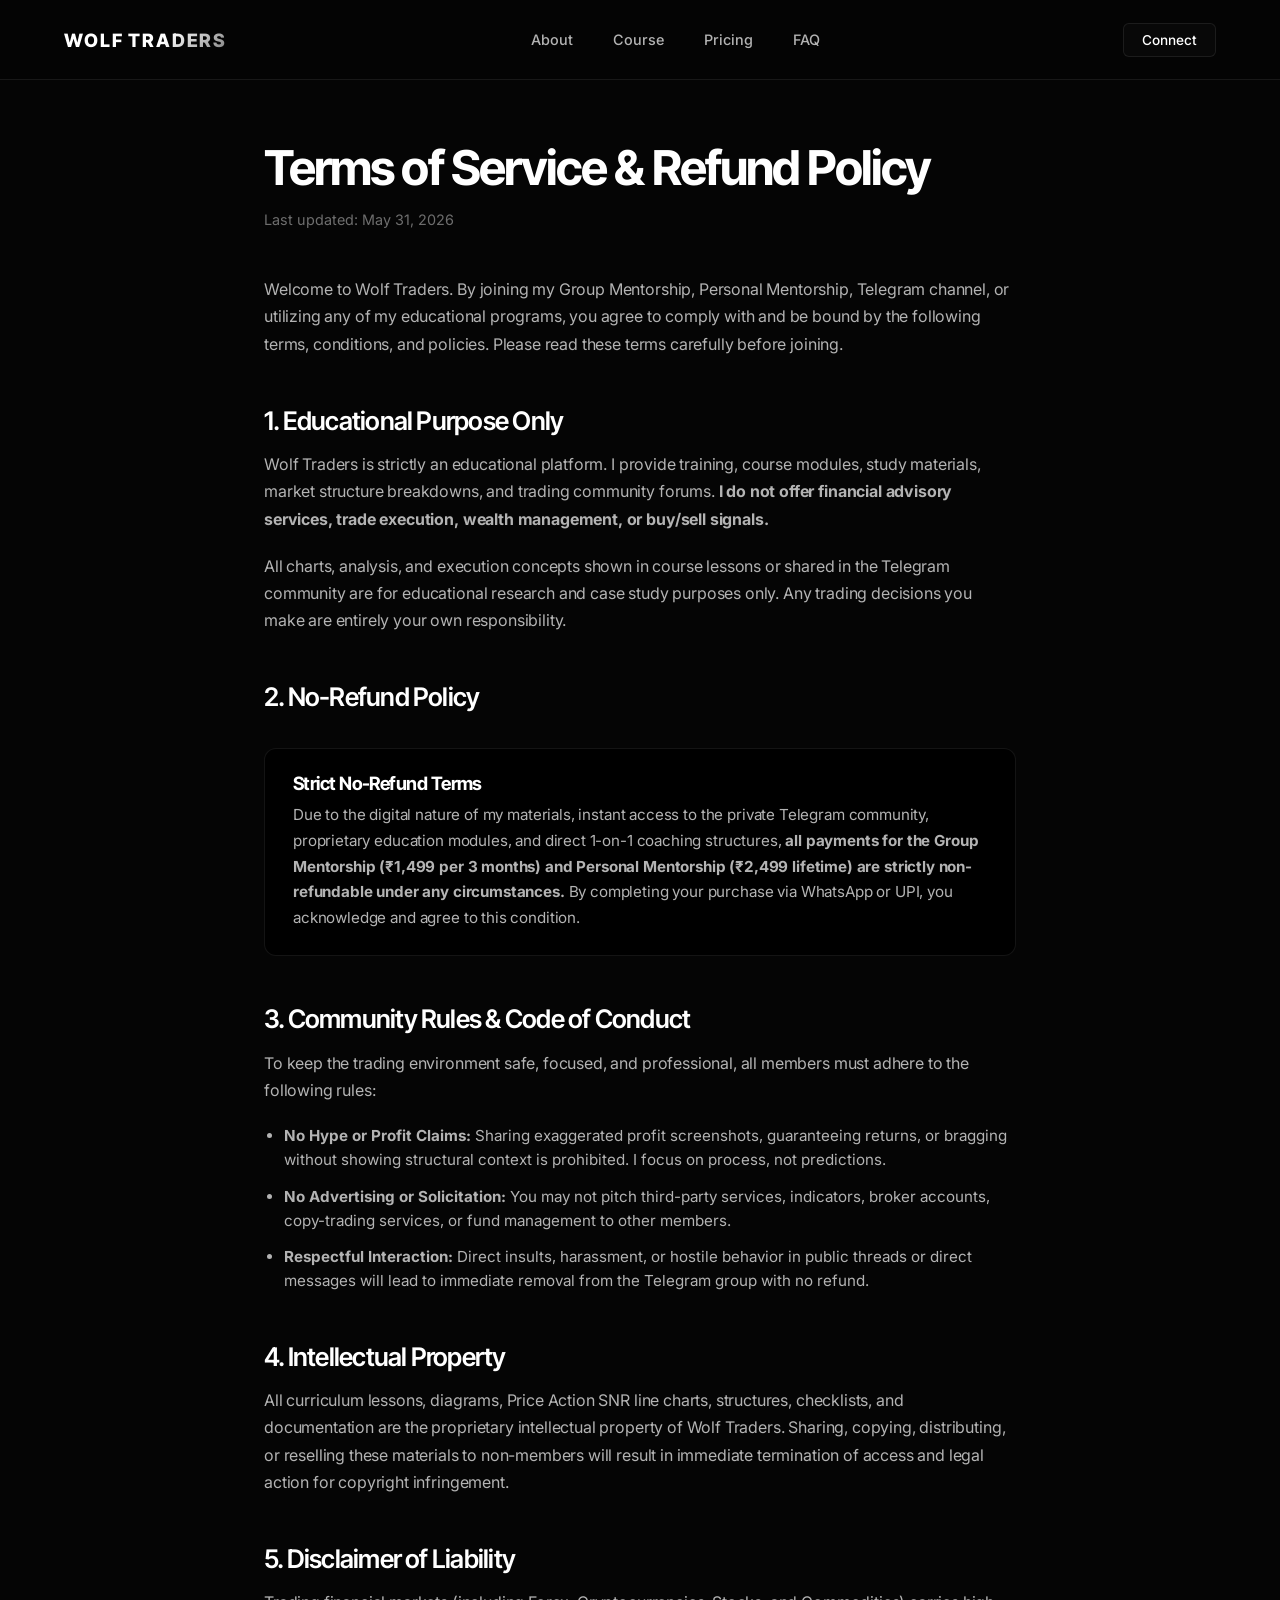
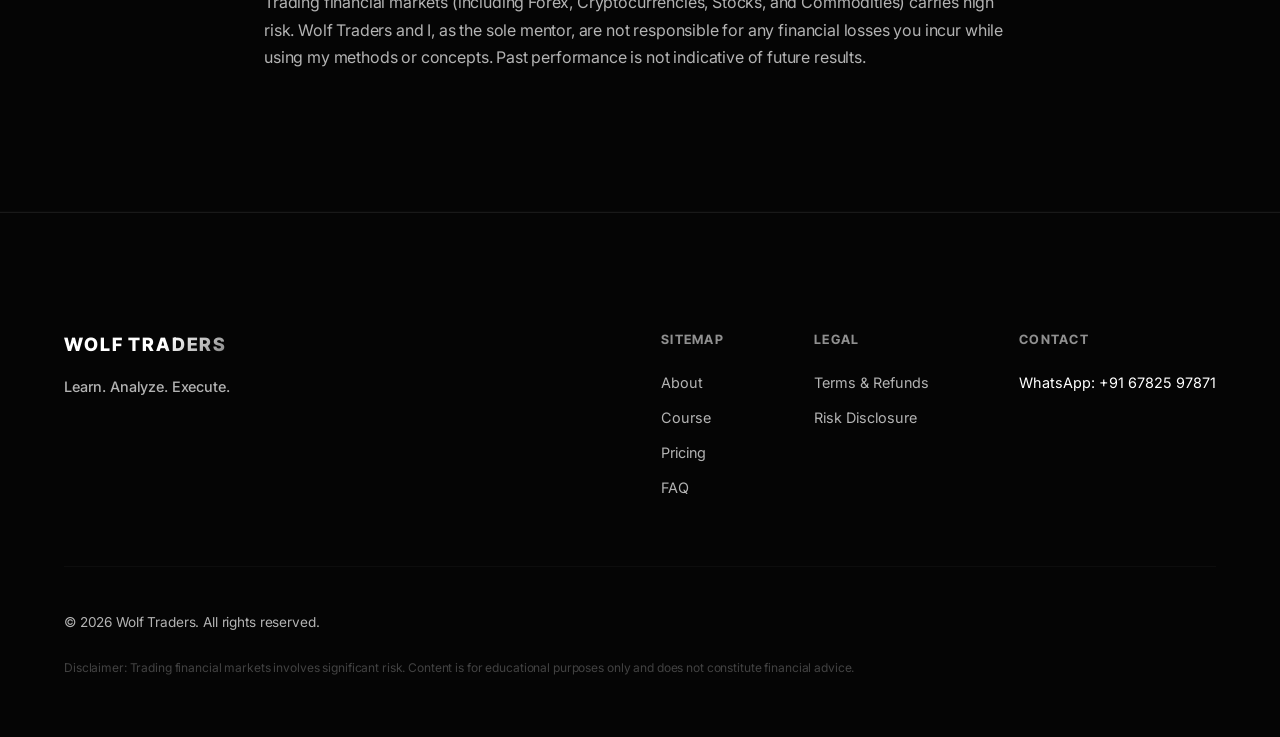
<file: wolf_traders/terms.html>
<!DOCTYPE html>
<html lang="en">
<head>
    <meta charset="UTF-8">
    <meta name="viewport" content="width=device-width, initial-scale=1.0">
    <meta name="description" content="Terms of Service & Refund Policy — Wolf Traders.">
    <title>Terms & Refunds — Wolf Traders</title>
    <link rel="stylesheet" href="style.css">
    <!-- Google Fonts -->
    <link rel="preconnect" href="https://fonts.googleapis.com">
    <link rel="preconnect" href="https://fonts.gstatic.com" crossorigin>
    <link href="https://fonts.googleapis.com/css2?family=Inter+Tight:wght@300;400;500;600;700;800&family=Inter:wght@300;400;500;600;700&display=swap" rel="stylesheet">
</head>
<body>
    <!-- Scroll Progress Indicator -->
    <div id="scroll-progress-bar"></div>

    <!-- Navigation Header -->
    <header class="header">
        <div class="header-container">
            <a href="index.html" class="logo-link" id="nav-logo">
                <span class="logo-text">WOLF TRADERS</span>
            </a>
            
            <nav class="nav-menu" id="nav-menu">
                <a href="index.html#about" class="nav-item">About</a>
                <a href="index.html#curriculum" class="nav-item">Course</a>
                <a href="index.html#pricing" class="nav-item">Pricing</a>
                <a href="index.html#faq" class="nav-item">FAQ</a>
            </nav>

            <div class="nav-cta">
                <a href="https://wa.me/916782597871?text=Hi,%20I%20have%20a%20question%20about%20your%20mentorship." target="_blank" rel="noopener noreferrer" class="btn btn-nav">
                    <span>Connect</span>
                </a>
            </div>
        </div>
    </header>

    <!-- Policy Section -->
    <section class="policy-section">
        <div class="policy-container policy-content">
            <h1>Terms of Service & Refund Policy</h1>
            <span class="policy-last-updated">Last updated: May 31, 2026</span>

            <p>Welcome to Wolf Traders. By joining my Group Mentorship, Personal Mentorship, Telegram channel, or utilizing any of my educational programs, you agree to comply with and be bound by the following terms, conditions, and policies. Please read these terms carefully before joining.</p>

            <h2>1. Educational Purpose Only</h2>
            <p>Wolf Traders is strictly an educational platform. I provide training, course modules, study materials, market structure breakdowns, and trading community forums. <strong>I do not offer financial advisory services, trade execution, wealth management, or buy/sell signals.</strong></p>
            <p>All charts, analysis, and execution concepts shown in course lessons or shared in the Telegram community are for educational research and case study purposes only. Any trading decisions you make are entirely your own responsibility.</p>

            <h2>2. No-Refund Policy</h2>
            <div class="policy-highlight-box">
                <h3>Strict No-Refund Terms</h3>
                <p>Due to the digital nature of my materials, instant access to the private Telegram community, proprietary education modules, and direct 1-on-1 coaching structures, <strong>all payments for the Group Mentorship (₹1,499 per 3 months) and Personal Mentorship (₹2,499 lifetime) are strictly non-refundable under any circumstances.</strong> By completing your purchase via WhatsApp or UPI, you acknowledge and agree to this condition.</p>
            </div>

            <h2>3. Community Rules & Code of Conduct</h2>
            <p>To keep the trading environment safe, focused, and professional, all members must adhere to the following rules:</p>
            <ul>
                <li><strong>No Hype or Profit Claims:</strong> Sharing exaggerated profit screenshots, guaranteeing returns, or bragging without showing structural context is prohibited. I focus on process, not predictions.</li>
                <li><strong>No Advertising or Solicitation:</strong> You may not pitch third-party services, indicators, broker accounts, copy-trading services, or fund management to other members.</li>
                <li><strong>Respectful Interaction:</strong> Direct insults, harassment, or hostile behavior in public threads or direct messages will lead to immediate removal from the Telegram group with no refund.</li>
            </ul>

            <h2>4. Intellectual Property</h2>
            <p>All curriculum lessons, diagrams, Price Action SNR line charts, structures, checklists, and documentation are the proprietary intellectual property of Wolf Traders. Sharing, copying, distributing, or reselling these materials to non-members will result in immediate termination of access and legal action for copyright infringement.</p>

            <h2>5. Disclaimer of Liability</h2>
            <p>Trading financial markets (including Forex, Cryptocurrencies, Stocks, and Commodities) carries high risk. Wolf Traders and I, as the sole mentor, are not responsible for any financial losses you incur while using my methods or concepts. Past performance is not indicative of future results.</p>
        </div>
    </section>

    <!-- Footer Section -->
    <footer class="footer">
        <div class="container footer-container">
            <div class="footer-top">
                <div class="footer-brand">
                    <a href="index.html" class="logo-link">
                        <span class="logo-text">WOLF TRADERS</span>
                    </a>
                    <p class="footer-tagline">Learn. Analyze. Execute.</p>
                </div>
                <div class="footer-nav-groups">
                    <div class="footer-group">
                        <h5>Sitemap</h5>
                        <a href="index.html#about">About</a>
                        <a href="index.html#curriculum">Course</a>
                        <a href="index.html#pricing">Pricing</a>
                        <a href="index.html#faq">FAQ</a>
                    </div>
                    <div class="footer-group">
                        <h5>Legal</h5>
                        <a href="terms.html">Terms & Refunds</a>
                        <a href="risk-disclosure.html">Risk Disclosure</a>
                    </div>
                    <div class="footer-group">
                        <h5>Contact</h5>
                        <span class="footer-info-item">WhatsApp: +91 67825 97871</span>
                    </div>
                </div>
            </div>
            <div class="footer-bottom">
                <p class="copyright-text">&copy; 2026 Wolf Traders. All rights reserved.</p>
                <div class="footer-bottom-disclaimer">
                    <p>Disclaimer: Trading financial markets involves significant risk. Content is for educational purposes only and does not constitute financial advice.</p>
                </div>
            </div>
        </div>
    </footer>

    <!-- Main JavaScript File -->
    <script src="main.js"></script>
</body>
</html>
</file>
<file: style.css>
/* -------------------------------------------------------------
   WOLF TRADERS - CSS Design System & Stylesheet (Minimal Typographic Edition)
   Inspired by Apple, Linear, and Stripe UI
   ------------------------------------------------------------- */

/* Custom Reset & Variables */
:root {
    --bg-primary: #050505;
    --bg-secondary: #0d0d0d;
    --text-primary: #FFFFFF;
    --text-secondary: #B3B3B3;
    
    /* Accents & Glows */
    --accent-silver: #E2E2E2;
    --accent-graphite: #222222;
    --border-color: rgba(255, 255, 255, 0.08);
    --border-color-hover: rgba(255, 255, 255, 0.16);
    
    /* Typography */
    --font-heading: 'Inter Tight', 'Satoshi', 'General Sans', -apple-system, BlinkMacSystemFont, sans-serif;
    --font-body: 'Inter', 'Poppins', -apple-system, BlinkMacSystemFont, sans-serif;
    
    /* Layout */
    --container-width: 1200px;
    --header-height: 80px;
    --transition-smooth: all 0.5s cubic-bezier(0.16, 1, 0.3, 1);
}

*, *::before, *::after {
    box-sizing: border-box;
    margin: 0;
    padding: 0;
}

html {
    scroll-behavior: smooth;
    background-color: var(--bg-primary);
    color: var(--text-primary);
    font-family: var(--font-body);
    -webkit-font-smoothing: antialiased;
    -moz-osx-font-smoothing: grayscale;
}

body {
    overflow-x: hidden;
}

/* Custom Scrollbar */
::-webkit-scrollbar {
    width: 8px;
}

::-webkit-scrollbar-track {
    background: var(--bg-primary);
}

::-webkit-scrollbar-thumb {
    background: #222222;
    border-radius: 4px;
    border: 2px solid var(--bg-primary);
}

::-webkit-scrollbar-thumb:hover {
    background: #333333;
}

/* Base Typography */
h1, h2, h3, h4, h5, h6 {
    font-family: var(--font-heading);
    font-weight: 700;
    letter-spacing: -0.03em;
    line-height: 1.15;
    color: var(--text-primary);
}

p {
    line-height: 1.7;
    color: var(--text-secondary);
    font-size: 1rem;
    font-weight: 400;
    letter-spacing: -0.01em;
}

a {
    color: inherit;
    text-decoration: none;
}

/* Utilities */
.container {
    width: 100%;
    max-width: var(--container-width);
    margin: 0 auto;
    padding: 0 24px;
}

.highlight-text {
    background: linear-gradient(135deg, #FFFFFF 40%, rgba(255, 255, 255, 0.4) 100%);
    -webkit-background-clip: text;
    -webkit-text-fill-color: transparent;
}

/* Buttons */
.btn {
    display: inline-flex;
    align-items: center;
    justify-content: center;
    gap: 10px;
    font-family: var(--font-body);
    font-size: 0.95rem;
    font-weight: 500;
    padding: 14px 28px;
    border-radius: 8px;
    cursor: pointer;
    transition: var(--transition-smooth);
    border: 1px solid transparent;
}

.btn-primary {
    background-color: #FFFFFF;
    color: #000000;
    box-shadow: 0 4px 20px rgba(255, 255, 255, 0.08);
}

.btn-primary:hover {
    transform: translateY(-2px);
    box-shadow: 0 8px 30px rgba(255, 255, 255, 0.2);
}

.btn-secondary {
    background-color: rgba(255, 255, 255, 0.02);
    color: var(--text-primary);
    border: 1px solid var(--border-color);
    backdrop-filter: blur(8px);
    -webkit-backdrop-filter: blur(8px);
}

.btn-secondary:hover {
    background-color: rgba(255, 255, 255, 0.06);
    border-color: var(--border-color-hover);
    transform: translateY(-2px);
}

.btn-nav {
    font-size: 0.85rem;
    padding: 8px 18px;
    background-color: rgba(255, 255, 255, 0.02);
    border: 1px solid var(--border-color);
    color: var(--text-primary);
    border-radius: 6px;
}

.btn-nav:hover {
    border-color: var(--border-color-hover);
    background-color: rgba(255, 255, 255, 0.05);
}

.btn-full-width {
    width: 100%;
}

/* Scroll Progress Bar */
#scroll-progress-bar {
    position: fixed;
    top: 0;
    left: 0;
    height: 3px;
    background: linear-gradient(90deg, #333333, #FFFFFF);
    width: 0%;
    z-index: 1000;
    transition: width 0.1s ease-out;
}

/* Header & Navigation */
.header {
    position: fixed;
    top: 0;
    left: 0;
    width: 100%;
    height: var(--header-height);
    background-color: rgba(5, 5, 5, 0.7);
    backdrop-filter: blur(20px);
    -webkit-backdrop-filter: blur(20px);
    border-bottom: 1px solid var(--border-color);
    z-index: 999;
    transition: var(--transition-smooth);
}

.header-container {
    height: 100%;
    display: flex;
    align-items: center;
    justify-content: space-between;
    max-width: var(--container-width);
    margin: 0 auto;
    padding: 0 24px;
}

.logo-link {
    color: var(--text-primary);
    font-weight: 800;
    font-size: 1.15rem;
    letter-spacing: 0.1em;
    font-family: var(--font-heading);
    transition: var(--transition-smooth);
}

.logo-text {
    background: linear-gradient(135deg, #FFFFFF 60%, rgba(255, 255, 255, 0.5) 100%);
    -webkit-background-clip: text;
    -webkit-text-fill-color: transparent;
}

.nav-menu {
    display: flex;
    align-items: center;
    gap: 40px;
}

.nav-item {
    font-size: 0.9rem;
    font-weight: 500;
    color: var(--text-secondary);
    transition: var(--transition-smooth);
    position: relative;
    padding: 6px 0;
}

.nav-item::after {
    content: '';
    position: absolute;
    bottom: 0;
    left: 0;
    width: 0;
    height: 1px;
    background-color: #FFFFFF;
    transition: var(--transition-smooth);
}

.nav-item:hover {
    color: var(--text-primary);
}

.nav-item:hover::after {
    width: 100%;
}

.mobile-nav-toggle {
    display: none;
    flex-direction: column;
    justify-content: space-between;
    width: 44px;
    height: 44px;
    padding: 16px 12px;
    background: transparent;
    border: none;
    cursor: pointer;
    z-index: 1001;
}

.mobile-nav-toggle .bar {
    width: 100%;
    height: 2px;
    background-color: var(--text-primary);
    transition: var(--transition-smooth);
}

/* Hero Section */
.section-hero {
    position: relative;
    min-height: 100vh;
    padding-top: calc(var(--header-height) + 80px);
    padding-bottom: 100px;
    display: flex;
    align-items: center;
    overflow: hidden;
}

.hero-grid-bg {
    position: absolute;
    top: 0;
    left: 0;
    width: 100%;
    height: 100%;
    z-index: 0;
    background-image: 
        linear-gradient(rgba(255, 255, 255, 0.02) 1px, transparent 1px),
        linear-gradient(90deg, rgba(255, 255, 255, 0.02) 1px, transparent 1px);
    background-size: 50px 50px;
    background-position: center;
    pointer-events: none;
    mask-image: radial-gradient(circle at 50% 40%, rgba(0, 0, 0, 1) 15%, rgba(0, 0, 0, 0) 75%);
    -webkit-mask-image: radial-gradient(circle at 50% 40%, rgba(0, 0, 0, 1) 15%, rgba(0, 0, 0, 0) 75%);
}

.hero-glow {
    position: absolute;
    top: 35%;
    left: 50%;
    transform: translate(-50%, -50%);
    width: 700px;
    height: 700px;
    background: radial-gradient(circle, rgba(255, 255, 255, 0.03) 0%, rgba(0, 0, 0, 0) 70%);
    z-index: 0;
    pointer-events: none;
    border-radius: 50%;
    animation: pulseGlow 10s infinite alternate ease-in-out;
}

@keyframes pulseGlow {
    0% { opacity: 0.8; transform: translate(-50%, -50%) scale(0.95); }
    100% { opacity: 1; transform: translate(-50%, -50%) scale(1.05); }
}

.hero-container {
    position: relative;
    z-index: 1;
}

.hero-content {
    max-width: 860px;
    margin: 0 auto;
    text-align: center;
}

.hero-badge {
    display: inline-flex;
    align-items: center;
    background-color: rgba(255, 255, 255, 0.02);
    border: 1px solid var(--border-color);
    padding: 8px 18px;
    border-radius: 100px;
    font-size: 0.75rem;
    font-weight: 600;
    color: var(--text-secondary);
    letter-spacing: 0.1em;
    text-transform: uppercase;
    margin-bottom: 36px;
    backdrop-filter: blur(4px);
}

.hero-title {
    font-size: 4.5rem;
    line-height: 1.1;
    margin-bottom: 28px;
    font-weight: 800;
    letter-spacing: -0.04em;
}

.hero-desc {
    font-size: 1.3rem;
    color: var(--text-secondary);
    margin-bottom: 48px;
    line-height: 1.6;
    font-weight: 300;
    max-width: 700px;
    margin-left: auto;
    margin-right: auto;
}

.hero-actions {
    display: flex;
    justify-content: center;
    gap: 18px;
    margin-bottom: 100px;
}

.hero-features-row {
    display: flex;
    justify-content: center;
    flex-wrap: wrap;
    gap: 36px;
    border-top: 1px solid var(--border-color);
    padding-top: 48px;
}

.hero-feature-item {
    display: flex;
    align-items: center;
    gap: 12px;
    color: var(--text-secondary);
    font-size: 0.9rem;
    font-weight: 500;
}

.hero-feature-item svg {
    opacity: 0.5;
}

/* Sections Structure */
section {
    padding: 160px 0;
    position: relative;
    border-bottom: 1px solid rgba(255, 255, 255, 0.015);
}

.section-header {
    max-width: 680px;
    margin-bottom: 90px;
}

.section-subtitle {
    display: block;
    font-family: var(--font-heading);
    font-size: 0.75rem;
    font-weight: 600;
    text-transform: uppercase;
    letter-spacing: 0.15em;
    color: var(--text-secondary);
    margin-bottom: 18px;
    opacity: 0.7;
}

.section-title {
    font-size: 3rem;
    margin-bottom: 24px;
    line-height: 1.15;
    letter-spacing: -0.03em;
    font-weight: 700;
}

.section-desc {
    font-size: 1.15rem;
    color: var(--text-secondary);
    font-weight: 300;
    line-height: 1.6;
}

/* Section 2: About */
.about-grid {
    display: grid;
    grid-template-columns: repeat(4, 1fr);
    gap: 24px;
}

/* Premium Dynamic Interactive Card System */
.premium-card {
    position: relative;
    background: #000000;
    border: 1px solid var(--border-color);
    border-radius: 16px;
    padding: 48px 36px;
    overflow: hidden;
    transition: background-color 0.3s ease, border-color 0.3s ease, box-shadow 0.3s ease;
    cursor: pointer;
}

.premium-card:hover {
    border-color: rgba(255, 255, 255, 0.12);
    background-color: #0c0c0c;
    box-shadow: 0 12px 30px rgba(0, 0, 0, 0.4);
}

.col-num {
    font-family: var(--font-heading);
    font-size: 1rem;
    font-weight: 600;
    color: var(--text-primary);
    opacity: 0.5;
    margin-bottom: 20px;
    display: inline-flex;
    align-items: center;
    gap: 8px;
}

.col-num::after {
    content: '';
    display: inline-block;
    width: 24px;
    height: 1px;
    background-color: var(--border-color);
}

.premium-card h3 {
    font-size: 1.35rem;
    margin-bottom: 12px;
    font-weight: 600;
    color: var(--text-primary);
}

.premium-card p {
    font-size: 0.9rem;
    line-height: 1.65;
    color: var(--text-secondary);
}



/* Section 5: Course Curriculum */
.timeline-container {
    max-width: 840px;
    margin: 0 auto;
    border-top: 1px solid var(--border-color);
}

.timeline-item {
    border-bottom: 1px solid var(--border-color);
    transition: var(--transition-smooth);
}

.timeline-header {
    display: flex;
    align-items: center;
    justify-content: space-between;
    padding: 36px 0;
    cursor: pointer;
    user-select: none;
}

.timeline-marker {
    display: flex;
    align-items: center;
    justify-content: center;
    width: 46px;
    height: 46px;
    border-radius: 50%;
    background-color: var(--bg-secondary);
    border: 1px solid var(--border-color);
    margin-right: 28px;
    flex-shrink: 0;
    transition: var(--transition-smooth);
}

.timeline-num {
    font-family: var(--font-heading);
    font-size: 0.95rem;
    font-weight: 600;
    color: var(--text-secondary);
}

.timeline-info {
    flex-grow: 1;
    margin-right: 28px;
}

.timeline-info h3 {
    font-size: 1.4rem;
    font-weight: 600;
    margin-bottom: 8px;
    transition: var(--transition-smooth);
}

.timeline-summary {
    font-size: 0.95rem;
    color: var(--text-secondary);
}

.timeline-toggle-icon {
    position: relative;
    width: 14px;
    height: 14px;
    flex-shrink: 0;
    transition: var(--transition-smooth);
}

.timeline-toggle-icon::before,
.timeline-toggle-icon::after {
    content: '';
    position: absolute;
    background-color: var(--text-secondary);
    transition: var(--transition-smooth);
}

.timeline-toggle-icon::before {
    top: 6px;
    left: 0;
    width: 14px;
    height: 2px;
}

.timeline-toggle-icon::after {
    top: 0;
    left: 6px;
    width: 2px;
    height: 14px;
}

.timeline-content {
    max-height: 0;
    overflow: hidden;
    transition: max-height 0.5s cubic-bezier(0.16, 1, 0.3, 1);
}

.timeline-inner-content {
    padding-bottom: 44px;
    padding-left: 74px;
    max-width: 700px;
}

.timeline-inner-content p {
    font-size: 0.95rem;
    color: var(--text-secondary);
    line-height: 1.6;
}

/* Expand state */
.timeline-item.active {
    background-color: rgba(255, 255, 255, 0.015);
}

.timeline-item.active .timeline-marker {
    border-color: #FFFFFF;
    background-color: #FFFFFF;
}

.timeline-item.active .timeline-num {
    color: #000000;
}

.timeline-item.active .timeline-info h3 {
    color: #FFFFFF;
}

.timeline-item.active .timeline-toggle-icon {
    transform: rotate(135deg);
}

.timeline-item.active .timeline-toggle-icon::before,
.timeline-item.active .timeline-toggle-icon::after {
    background-color: #FFFFFF;
}

/* Section 8: Pricing / Admission */
.section-pricing {
    background-color: var(--bg-primary);
    min-height: calc(100vh - var(--header-height));
    display: flex;
    align-items: center;
    justify-content: center;
    padding-top: calc(var(--header-height) + 60px);
    padding-bottom: 80px;
    position: relative;
    overflow: hidden;
}

.section-pricing .section-header {
    margin-left: auto;
    margin-right: auto;
    text-align: center;
    margin-bottom: 48px;
}

.pricing-grid {
    position: relative;
    z-index: 1;
    display: flex;
    justify-content: center;
    max-width: 640px;
    margin: 0 auto;
    width: 100%;
}

.obsidian-pass-card {
    position: relative;
    background: radial-gradient(130% 100% at 50% 0%, #0d0d0d 0%, #050505 100%);
    border: 1px solid rgba(255, 255, 255, 0.08);
    border-radius: 20px;
    padding: 56px 48px;
    overflow: hidden;
    box-shadow: 0 40px 100px rgba(0, 0, 0, 0.8), inset 0 1px 0 rgba(255, 255, 255, 0.05);
    transition: border-color 0.4s ease, box-shadow 0.4s ease;
}

.obsidian-pass-card:hover {
    border-color: rgba(255, 255, 255, 0.16);
    box-shadow: 0 50px 120px rgba(0, 0, 0, 0.9), 0 0 80px rgba(255, 255, 255, 0.02);
}

/* Conic Glowing Border Animation */
.obsidian-pass-card.featured::before {
    content: '';
    position: absolute;
    inset: -1px;
    border-radius: 20px;
    padding: 1px;
    background: conic-gradient(from 0deg, transparent 40%, rgba(255, 255, 255, 0.2) 50%, transparent 60%);
    -webkit-mask: linear-gradient(#fff 0 0) content-box, linear-gradient(#fff 0 0);
    mask: linear-gradient(#fff 0 0) content-box, linear-gradient(#fff 0 0);
    -webkit-mask-composite: xor;
    mask-composite: exclude;
    pointer-events: none;
    z-index: 2;
    animation: rotateConic 8s linear infinite;
}

@keyframes rotateConic {
    0% { transform: rotate(0deg); }
    100% { transform: rotate(360deg); }
}

.obsidian-header {
    margin-bottom: 36px;
    text-align: left;
}

.obsidian-badge-row {
    display: flex;
    align-items: center;
    gap: 8px;
    margin-bottom: 20px;
    flex-wrap: wrap;
}

.obsidian-badge {
    display: inline-block;
    font-family: var(--font-heading);
    font-size: 0.65rem;
    font-weight: 700;
    color: rgba(255, 255, 255, 0.5);
    letter-spacing: 0.12em;
    text-transform: uppercase;
    border: 1px solid rgba(255, 255, 255, 0.08);
    padding: 5px 10px;
    border-radius: 4px;
    background: rgba(255, 255, 255, 0.01);
}

.obsidian-badge-live {
    display: inline-flex;
    align-items: center;
    gap: 6px;
    font-family: var(--font-heading);
    font-size: 0.65rem;
    font-weight: 700;
    color: #22C55E;
    letter-spacing: 0.08em;
    border: 1px solid rgba(34, 197, 94, 0.15);
    padding: 5px 10px;
    border-radius: 4px;
    background: rgba(34, 197, 94, 0.03);
}

.live-dot {
    width: 6px;
    height: 6px;
    background-color: #22C55E;
    border-radius: 50%;
    display: inline-block;
    animation: livePulse 1.2s infinite alternate;
}

@keyframes livePulse {
    0% { opacity: 0.35; transform: scale(0.9); }
    100% { opacity: 1; transform: scale(1.1); }
}

.obsidian-header h3 {
    font-size: 1.85rem;
    font-weight: 800;
    letter-spacing: -0.03em;
    margin-bottom: 12px;
    color: #FFFFFF;
}

.obsidian-description {
    font-size: 0.95rem;
    color: var(--text-secondary);
    line-height: 1.6;
    font-weight: 300;
}

.obsidian-price-block {
    background-color: rgba(255, 255, 255, 0.01);
    border: 1px solid rgba(255, 255, 255, 0.04);
    border-radius: 12px;
    padding: 24px;
    margin-bottom: 32px;
    position: relative;
    text-align: left;
}

.price-label {
    display: block;
    font-size: 0.72rem;
    font-weight: 700;
    text-transform: uppercase;
    letter-spacing: 0.08em;
    color: #22C55E;
    margin-bottom: 8px;
    font-family: var(--font-heading);
}

.price-figure-row {
    display: flex;
    align-items: baseline;
    gap: 6px;
}

.price-currency {
    font-family: var(--font-heading);
    font-size: 1.75rem;
    font-weight: 400;
    color: #FFFFFF;
}

.price-value {
    font-family: var(--font-heading);
    font-size: 3.75rem;
    font-weight: 800;
    line-height: 1;
    color: #FFFFFF;
    letter-spacing: -0.02em;
}

.price-period {
    font-size: 0.95rem;
    color: var(--text-secondary);
    opacity: 0.7;
    margin-left: 4px;
}

/* Sleek Invoice Receipt Style Value Stack */
.receipt-ledger {
    background-color: rgba(255, 255, 255, 0.015);
    border: 1px dashed rgba(255, 255, 255, 0.12);
    border-radius: 12px;
    padding: 24px 28px;
    margin-bottom: 36px;
    position: relative;
    text-align: left;
}

.receipt-ledger-title {
    font-family: var(--font-heading);
    font-size: 0.72rem;
    font-weight: 750;
    text-transform: uppercase;
    letter-spacing: 0.1em;
    color: rgba(255, 255, 255, 0.4);
    margin-bottom: 18px;
    border-bottom: 1px solid rgba(255, 255, 255, 0.06);
    padding-bottom: 8px;
}

.receipt-ledger-row {
    display: flex;
    justify-content: space-between;
    align-items: center;
    font-size: 0.88rem;
    color: var(--text-secondary);
    margin-bottom: 10px;
}

.receipt-ledger-row .ledger-value {
    font-weight: 550;
    opacity: 0.65;
    text-decoration: line-through;
}

.receipt-ledger-divider {
    height: 1px;
    background-color: rgba(255, 255, 255, 0.06);
    margin: 14px 0;
}

.receipt-ledger-row.total-row {
    color: #FFFFFF;
    font-weight: 700;
    font-size: 0.92rem;
}

.receipt-ledger-row.total-row .ledger-value {
    text-decoration: none;
    font-size: 1.05rem;
    opacity: 1;
}

.receipt-ledger-row.subsidy-row {
    color: #22C55E;
    font-weight: 600;
    font-size: 0.85rem;
}

.receipt-ledger-row.subsidy-row .ledger-value {
    text-decoration: none;
    opacity: 1;
}

.pricing-includes-divider {
    font-family: var(--font-heading);
    font-size: 0.7rem;
    font-weight: 600;
    text-transform: uppercase;
    letter-spacing: 0.12em;
    color: var(--text-secondary);
    margin-bottom: 24px;
    display: flex;
    align-items: center;
    gap: 16px;
    opacity: 0.6;
}

.pricing-includes-divider::before {
    display: none;
}

.pricing-includes-divider::after {
    content: '';
    flex-grow: 1;
    height: 1px;
    background-color: var(--border-color);
}

/* Clean inclusion checklist list style */
.clean-inclusion-list {
    list-style: none;
    padding: 0;
    margin: 0 0 36px 0;
    display: flex;
    flex-direction: column;
    gap: 14px;
    text-align: left;
}

.clean-inclusion-list li {
    display: flex;
    align-items: center;
    gap: 12px;
    font-size: 0.92rem;
    color: var(--text-secondary);
}

.clean-inclusion-list li strong {
    color: #FFFFFF;
    font-weight: 600;
}

.checkmark-icon {
    flex-shrink: 0;
}

/* Button style */
.btn-obsidian {
    background: #FFFFFF !important;
    color: #000000 !important;
    border: none !important;
    font-size: 1rem !important;
    font-weight: 750 !important;
    padding: 18px 32px !important;
    border-radius: 14px !important;
    box-shadow: 0 8px 30px rgba(255, 255, 255, 0.12) !important;
    transition: all 0.3s cubic-bezier(0.16, 1, 0.3, 1) !important;
    display: inline-flex;
    align-items: center;
    justify-content: center;
    gap: 10px;
    width: 100%;
    cursor: pointer;
}

.btn-obsidian:hover {
    transform: translateY(-3px) scale(1.015) !important;
    box-shadow: 0 16px 40px rgba(255, 255, 255, 0.25) !important;
    background-color: #FFFFFF !important;
}

.btn-obsidian:active {
    transform: translateY(-1px) scale(0.995) !important;
}

.btn-syllabus-link {
    background: rgba(255, 255, 255, 0.03) !important;
    color: #FFFFFF !important;
    border: 1px solid rgba(255, 255, 255, 0.08) !important;
    font-size: 0.92rem !important;
    font-weight: 600 !important;
    padding: 14px 28px !important;
    border-radius: 12px !important;
    transition: all 0.3s ease !important;
}

.btn-syllabus-link:hover {
    background: rgba(255, 255, 255, 0.06) !important;
    border-color: rgba(255, 255, 255, 0.16) !important;
    color: #FFFFFF !important;
}

.pricing-secure-info {
    display: flex;
    justify-content: center;
    gap: 20px;
    margin-top: 18px;
    opacity: 0.75;
    flex-wrap: wrap;
}

.secure-item {
    font-size: 0.72rem;
    color: var(--text-secondary);
    display: inline-flex;
    align-items: center;
    gap: 5px;
    font-weight: 500;
}

/* Section 9: FAQ */
.faq-container {
    max-width: 840px;
    margin: 0 auto;
    border-top: 1px solid var(--border-color);
}

.faq-item {
    border-bottom: 1px solid var(--border-color);
    transition: var(--transition-smooth);
}

.faq-question {
    display: flex;
    align-items: center;
    justify-content: space-between;
    padding: 36px 0;
    cursor: pointer;
    user-select: none;
}

.faq-question h3 {
    font-size: 1.3rem;
    font-weight: 500;
    transition: var(--transition-smooth);
}

.faq-toggle-icon {
    position: relative;
    width: 12px;
    height: 12px;
    flex-shrink: 0;
    transition: var(--transition-smooth);
}

.faq-toggle-icon::before,
.faq-toggle-icon::after {
    content: '';
    position: absolute;
    background-color: var(--text-secondary);
    transition: var(--transition-smooth);
}

.faq-toggle-icon::before {
    top: 5px;
    left: 0;
    width: 12px;
    height: 2px;
}

.faq-toggle-icon::after {
    top: 0;
    left: 5px;
    width: 2px;
    height: 12px;
}

.faq-answer {
    max-height: 0;
    overflow: hidden;
    transition: max-height 0.5s cubic-bezier(0.16, 1, 0.3, 1);
}

.faq-inner-answer {
    padding-bottom: 36px;
    max-width: 740px;
}

.faq-inner-answer p {
    font-size: 0.95rem;
    line-height: 1.7;
}

/* Expand state FAQ */
.faq-item.active .faq-question h3 {
    color: #FFFFFF;
}

.faq-item.active .faq-toggle-icon {
    transform: rotate(135deg);
}

.faq-item.active .faq-toggle-icon::before,
.faq-item.active .faq-toggle-icon::after {
    background-color: #FFFFFF;
}

/* Footer Section */
.footer {
    background-color: var(--bg-primary);
    border-top: 1px solid var(--border-color);
    padding: 120px 0 60px 0;
}

.footer-container {
    display: flex;
    flex-direction: column;
    gap: 70px;
}

.footer-top {
    display: flex;
    justify-content: space-between;
    flex-wrap: wrap;
    gap: 48px;
}

.footer-brand {
    max-width: 300px;
}

.footer-tagline {
    font-size: 0.9rem;
    margin-top: 20px;
    font-weight: 500;
}

.footer-nav-groups {
    display: flex;
    gap: 90px;
    flex-wrap: wrap;
}

.footer-group {
    display: flex;
    flex-direction: column;
    gap: 18px;
}

.footer-group h5 {
    font-size: 0.8rem;
    text-transform: uppercase;
    letter-spacing: 0.1em;
    color: var(--text-secondary);
    margin-bottom: 8px;
    opacity: 0.8;
}

.footer-group a {
    font-size: 0.9rem;
    color: var(--text-secondary);
    transition: var(--transition-smooth);
}

.footer-group a:hover {
    color: #FFFFFF;
}

.footer-info-item {
    font-size: 0.9rem;
}

.footer-bottom {
    border-top: 1px solid rgba(255, 255, 255, 0.03);
    padding-top: 44px;
    display: flex;
    flex-direction: column;
    gap: 24px;
}

.copyright-text {
    font-size: 0.85rem;
    color: var(--text-secondary);
}

.footer-bottom-disclaimer {
    max-width: 960px;
}

.footer-bottom-disclaimer p {
    font-size: 0.75rem;
    color: var(--text-secondary);
    opacity: 0.35;
    line-height: 1.6;
}

/* Fade Up Animations */
.animate-fade-in {
    opacity: 0;
    transform: translateY(24px);
    transition: opacity 1.2s cubic-bezier(0.16, 1, 0.3, 1), transform 1.2s cubic-bezier(0.16, 1, 0.3, 1);
}

.animate-fade-in.visible {
    opacity: 1;
    transform: translateY(0);
}

.animate-text-reveal {
    opacity: 0;
    transform: translateY(34px);
    transition: opacity 1.4s cubic-bezier(0.16, 1, 0.3, 1), transform 1.4s cubic-bezier(0.16, 1, 0.3, 1);
}

.animate-text-reveal.visible {
    opacity: 1;
    transform: translateY(0);
}

/* Mobile Responsiveness */
@media (max-width: 1024px) {
    .about-grid {
        grid-template-columns: repeat(2, 1fr);
    }

    .timeline-container {
        max-width: 100%;
    }
}

@media (max-width: 768px) {
    :root {
        --header-height: 70px;
    }
    
    section {
        padding: 90px 0;
    }

    .section-title {
        font-size: 2.35rem;
    }

    .hero-title {
        font-size: 2.85rem;
    }

    .hero-desc {
        font-size: 1.15rem;
    }

    .hero-actions {
        flex-direction: column;
        align-items: center;
        gap: 12px;
        margin-bottom: 48px;
    }

    .hero-actions .btn {
        width: 100%;
        max-width: 320px;
    }

    .mobile-nav-toggle {
        display: flex;
    }

    .nav-menu {
        position: fixed;
        top: var(--header-height);
        left: 0;
        width: 100%;
        height: calc(100vh - var(--header-height));
        background-color: rgba(5, 5, 5, 0.96);
        backdrop-filter: blur(16px);
        -webkit-backdrop-filter: blur(16px);
        flex-direction: column;
        align-items: center;
        justify-content: center;
        padding: 0;
        gap: 28px;
        transform: translateY(-15px);
        opacity: 0;
        transition: transform 0.4s cubic-bezier(0.16, 1, 0.3, 1), opacity 0.4s cubic-bezier(0.16, 1, 0.3, 1);
        z-index: 1000;
        border-top: 1px solid var(--border-color);
        pointer-events: none;
    }

    .nav-menu.active {
        transform: translateY(0);
        opacity: 1;
        pointer-events: auto;
    }

    .footer-nav-groups {
        gap: 40px;
    }

    .nav-cta {
        display: none;
    }

    .nav-item {
        font-size: 1.3rem;
        font-weight: 500;
    }

    .about-grid {
        grid-template-columns: 1fr;
    }

    .pricing-grid {
        grid-template-columns: 1fr;
        gap: 24px;
    }

    .pricing-card {
        padding: 40px 24px;
    }

    /* Hamburger Animation */
    .mobile-nav-toggle.active .bar:nth-child(1) {
        transform: translateY(5px) rotate(45deg);
    }
    
    .mobile-nav-toggle.active .bar:nth-child(2) {
        opacity: 0;
    }
    
    .mobile-nav-toggle.active .bar:nth-child(3) {
        transform: translateY(-5px) rotate(-45deg);
    }

    .timeline-inner-content {
        padding-left: 20px;
        padding-bottom: 24px;
    }
}

/* Extra Mobile Phone Responsiveness */
@media (max-width: 480px) {
    :root {
        --header-height: 65px;
    }

    section {
        padding: 60px 0;
    }

    .hero-title {
        font-size: 2.25rem;
        margin-bottom: 20px;
    }

    .hero-desc {
        font-size: 1rem;
        margin-bottom: 32px;
    }

    .hero-features-row {
        gap: 16px;
        padding-top: 32px;
    }

    .hero-feature-item {
        font-size: 0.85rem;
        gap: 8px;
    }

    .section-title {
        font-size: 1.85rem;
        margin-bottom: 16px;
    }

    .section-header {
        margin-bottom: 44px;
    }

    .timeline-marker {
        width: 38px;
        height: 38px;
        margin-right: 16px;
    }

    .timeline-num {
        font-size: 0.85rem;
    }

    .timeline-info {
        margin-right: 16px;
    }

    .timeline-info h3 {
        font-size: 1.15rem;
    }

    .timeline-summary {
        font-size: 0.85rem;
    }

    .timeline-inner-content {
        padding-left: 0;
    }

    .premium-card {
        padding: 32px 20px;
    }

    .section-pricing {
        padding-top: calc(var(--header-height) + 32px);
        padding-bottom: 48px;
        min-height: auto;
    }

    .pricing-card {
        padding: 32px 20px;
        border-radius: 16px;
    }

    .pricing-card.featured::before {
        border-radius: 16px;
    }

    .price-value {
        font-size: 2.85rem;
    }

    .receipt-ledger {
        padding: 16px 18px;
        margin-bottom: 28px;
    }

    .pass-pillars-grid {
        gap: 16px;
        margin-bottom: 28px;
    }

    .policy-content h1 {
        font-size: 2.2rem;
    }

    .policy-content h2 {
        font-size: 1.35rem;
        margin-top: 36px;
    }
}


/* Policy & Disclaimer Pages */
.policy-section {
    padding-top: calc(var(--header-height) + 60px);
    padding-bottom: 120px;
    background-color: var(--bg-primary);
}

.policy-container {
    max-width: 800px;
    margin: 0 auto;
    padding: 0 24px;
}

.policy-content h1 {
    font-size: 3rem;
    margin-bottom: 16px;
    letter-spacing: -0.04em;
}

.policy-last-updated {
    font-size: 0.9rem;
    color: var(--text-secondary);
    opacity: 0.6;
    margin-bottom: 48px;
    display: block;
}

.policy-content h2 {
    font-size: 1.6rem;
    margin-top: 48px;
    margin-bottom: 16px;
    font-weight: 600;
}

.policy-content p {
    margin-bottom: 20px;
    font-size: 1rem;
    line-height: 1.7;
    color: var(--text-secondary);
}

.policy-content ul {
    margin-bottom: 24px;
    padding-left: 20px;
}

.policy-content li {
    margin-bottom: 12px;
    color: var(--text-secondary);
    font-size: 0.95rem;
    line-height: 1.6;
}

.policy-highlight-box {
    background-color: #000000;
    border: 1px solid var(--border-color);
    padding: 24px 28px;
    border-radius: 12px;
    margin: 36px 0;
}

.policy-highlight-box h3 {
    font-size: 1.15rem;
    margin-bottom: 8px;
    color: var(--text-primary);
}

.policy-highlight-box p {
    margin-bottom: 0;
    font-size: 0.95rem;
    color: var(--text-secondary);
}

/* Featured pricing card styling */
.pricing-card.featured {
    border-color: rgba(255, 255, 255, 0.2);
    box-shadow: 0 10px 40px rgba(255, 255, 255, 0.05);
    position: relative;
    transform: scale(1.02);
}

/* Subtle glow overlay on top right of featured card */
.pricing-card.featured::before {
    content: '';
    position: absolute;
    top: 0;
    left: 0;
    width: 100%;
    height: 100%;
    border-radius: 16px;
    background: radial-gradient(circle at top right, rgba(255, 255, 255, 0.04), transparent 60%);
    pointer-events: none;
}

/* Featured Badge styling */
.featured-badge {
    position: absolute;
    top: -14px;
    right: 24px;
    background-color: #FFFFFF;
    color: #000000;
    font-size: 0.75rem;
    font-weight: 700;
    text-transform: uppercase;
    letter-spacing: 0.06em;
    padding: 4px 14px;
    border-radius: 99px;
    box-shadow: 0 4px 12px rgba(255, 255, 255, 0.15);
}

/* Media query adjustment for transformed scaling on mobile screens */
@media (max-width: 768px) {
    .pricing-card.featured {
        transform: scale(1);
        margin-top: 12px;
    }
    .pricing-features-grid {
        grid-template-columns: 1fr;
        gap: 14px;
    }
}

/* =============================================================
   UPI Checkout Modal Styles
   ============================================================= */
.modal-overlay {
    position: fixed;
    top: 0;
    left: 0;
    width: 100%;
    height: 100%;
    background-color: rgba(0, 0, 0, 0.85);
    backdrop-filter: blur(12px);
    -webkit-backdrop-filter: blur(12px);
    display: flex;
    align-items: center;
    justify-content: center;
    z-index: 10000;
    opacity: 0;
    pointer-events: none;
    transition: opacity 0.3s cubic-bezier(0.16, 1, 0.3, 1);
}

.modal-overlay.active {
    opacity: 1;
    pointer-events: auto;
}

.checkout-modal-card {
    background-color: #121212 !important;
    border: 1px solid #262626 !important;
    border-radius: 16px !important;
    padding: 0 !important;
    overflow: hidden;
    max-width: 660px !important;
    width: 100%;
    position: relative;
    box-shadow: 0 20px 50px rgba(0, 0, 0, 0.5) !important;
    transform: translateY(15px);
    transition: transform 0.3s cubic-bezier(0.16, 1, 0.3, 1);
}

.modal-overlay.active .checkout-modal-card {
    transform: translateY(0);
}

.checkout-modal-card .modal-close-btn {
    position: absolute;
    top: 18px;
    right: 18px;
    background: none;
    border: none;
    color: #888888;
    font-size: 1.5rem;
    cursor: pointer;
    opacity: 0.6;
    transition: opacity 0.2s;
    z-index: 10;
    line-height: 1;
}

.checkout-modal-card .modal-close-btn:hover {
    opacity: 1;
    color: #FFFFFF;
}

.checkout-header {
    display: flex;
    align-items: center;
    justify-content: space-between;
    padding: 20px 24px;
    background-color: #0A0A0A;
    border-bottom: 1px solid #262626;
}

.checkout-merchant {
    display: flex;
    align-items: center;
    gap: 12px;
}

.checkout-avatar {
    display: flex;
    align-items: center;
    justify-content: center;
    width: 36px;
    height: 36px;
    background-color: #FFFFFF;
    color: #000000;
    font-weight: 800;
    font-size: 1.1rem;
    border-radius: 8px;
    font-family: var(--font-heading);
}

.checkout-merchant-info h4 {
    font-size: 0.95rem;
    font-weight: 700;
    color: #FFFFFF;
    margin: 0;
    letter-spacing: 0.02em;
}

.secure-tag {
    display: inline-flex;
    align-items: center;
    gap: 4px;
    font-size: 0.68rem;
    color: #888888;
    margin-top: 2px;
}

.lock-icon {
    color: #22C55E;
}

.checkout-amount-block {
    text-align: right;
}

.checkout-plan-name {
    font-size: 0.68rem;
    text-transform: uppercase;
    letter-spacing: 0.05em;
    color: #888888;
    font-weight: 600;
}

.checkout-price {
    font-size: 1.25rem;
    font-weight: 800;
    color: #FFFFFF;
    margin-top: 2px;
    font-family: var(--font-heading);
}

.checkout-timer-banner {
    background-color: rgba(239, 68, 68, 0.03);
    border-bottom: 1px solid rgba(239, 68, 68, 0.08);
    padding: 8px 24px;
    font-size: 0.75rem;
    color: #EF4444;
    text-align: left;
    font-weight: 500;
    display: flex;
    align-items: center;
    gap: 8px;
}

.timer-dot {
    width: 6px;
    height: 6px;
    background-color: #EF4444;
    border-radius: 50%;
    display: inline-block;
    animation: timerPulse 1s infinite alternate;
}

@keyframes timerPulse {
    0% { opacity: 0.4; }
    100% { opacity: 1; }
}

.checkout-body {
    padding: 24px !important;
}

.checkout-grid {
    display: grid;
    grid-template-columns: 1fr 1.2fr;
    gap: 28px;
    margin-bottom: 24px;
}

/* Left Column: QR Code Scanner */
.checkout-qr-column {
    display: flex;
    flex-direction: column;
    align-items: center;
    justify-content: center;
    border-right: 1px solid #262626;
    padding-right: 28px;
}

.qr-container-frame {
    background-color: #FFFFFF;
    padding: 12px;
    border-radius: 12px;
    position: relative;
    display: inline-block;
    box-shadow: 0 4px 20px rgba(0, 0, 0, 0.2);
}

.frame-corner {
    display: none; /* Removed AI corner elements for a cleaner, high-end feel */
}

.qr-inner-wrapper {
    display: block;
    overflow: hidden;
    border-radius: 6px;
}

.qr-inner-wrapper img {
    display: block;
    width: 148px;
    height: 148px;
}

.qr-instruction-text {
    font-size: 0.7rem;
    color: #888888;
    margin-top: 12px;
    line-height: 1.4;
    text-align: center;
}

/* Right Column: VPA & App Actions */
.checkout-payment-column {
    display: flex;
    flex-direction: column;
    gap: 18px;
    justify-content: center;
}

.checkout-section {
    display: flex;
    flex-direction: column;
    gap: 6px;
}

.section-label {
    font-size: 0.68rem;
    text-transform: uppercase;
    letter-spacing: 0.06em;
    color: #888888;
    font-weight: 700;
}

.upi-copy-card {
    display: flex;
    align-items: center;
    justify-content: space-between;
    padding: 12px 14px;
    background-color: #1A1A1A;
    border: 1px solid #262626;
    border-radius: 10px;
    transition: all 0.2s ease;
    cursor: pointer;
}

.upi-copy-card:hover {
    border-color: #3d3d3d;
    background-color: #222222;
}

.upi-vpa-details {
    display: flex;
    flex-direction: column;
    text-align: left;
}

.vpa-address {
    font-size: 0.85rem;
    font-weight: 600;
    color: #FFFFFF;
    letter-spacing: 0.01em;
}

.vpa-sub {
    font-size: 0.68rem;
    color: #888888;
    margin-top: 2px;
}

.vpa-copy-action {
    display: flex;
    align-items: center;
    gap: 5px;
    padding: 5px 10px;
    border-radius: 6px;
    border: 1px solid #333333;
    background-color: #262626;
    color: #FFFFFF;
    cursor: pointer;
    font-size: 0.72rem;
    font-weight: 600;
    transition: all 0.2s ease;
}

.upi-copy-card:hover .vpa-copy-action {
    background-color: #FFFFFF;
    color: #000000;
    border-color: #FFFFFF;
}

.vpa-copy-action.copied {
    background-color: #22C55E !important;
    color: #FFFFFF !important;
    border-color: #22C55E !important;
}

.direct-upi-btn {
    width: 100%;
    padding: 12px 16px !important;
    border-radius: 10px !important;
    font-size: 0.88rem !important;
    font-weight: 700 !important;
    background-color: #FFFFFF !important;
    color: #000000 !important;
    border: none !important;
    display: inline-flex;
    align-items: center;
    justify-content: center;
    gap: 8px;
    cursor: pointer;
    transition: all 0.2s ease !important;
}

.direct-upi-btn:hover {
    background-color: #E6E6E6 !important;
    transform: translateY(-1px) !important;
}

/* UPI App Brand Indicators row */
.upi-app-icons-row {
    display: flex;
    gap: 8px;
    margin-top: 8px;
    justify-content: flex-start;
    flex-wrap: wrap;
}

.upi-brand-pill {
    display: inline-flex;
    align-items: center;
    gap: 6px;
    font-size: 0.68rem;
    font-weight: 600;
    color: #888888;
    background-color: #1A1A1A;
    border: 1px solid #262626;
    padding: 5px 10px;
    border-radius: 6px;
}

.brand-dot {
    width: 6px;
    height: 6px;
    border-radius: 50%;
    display: inline-block;
    flex-shrink: 0;
}

.brand-dot.gpay { background-color: #4285F4; }
.brand-dot.phonepe { background-color: #5F259F; }
.brand-dot.paytm { background-color: #00B9F5; }
.brand-dot.bhim { background-color: #F05A28; }

.checkout-guide-steps {
    font-size: 0.72rem;
    color: #888888;
    line-height: 1.5;
    padding-left: 15px;
    margin: 0;
    text-align: left;
}

.checkout-guide-steps li {
    margin-bottom: 4px;
}

/* Trust Footer */
.checkout-trust-footer {
    display: flex;
    align-items: center;
    justify-content: space-between;
    border-top: 1px solid #262626;
    padding-top: 14px;
    margin-top: 6px;
}

.trust-badge-item {
    display: flex;
    align-items: center;
    gap: 5px;
    font-size: 0.68rem;
    color: #888888;
    font-weight: 500;
}

.trust-svg-icon {
    flex-shrink: 0;
}

/* Modal Bottom Action */
.checkout-footer {
    padding: 0 24px 24px 24px !important;
    border: none !important;
    background: transparent !important;
}

.checkout-submit-btn {
    width: 100%;
    padding: 14px 20px !important;
    border-radius: 10px !important;
    background-color: #22C55E !important; /* WhatsApp Green */
    border: none !important;
    color: #FFFFFF !important;
    font-size: 0.92rem !important;
    font-weight: 750 !important;
    transition: all 0.2s ease !important;
    box-shadow: 0 4px 12px rgba(34, 197, 94, 0.2) !important;
    cursor: pointer;
    display: flex;
    align-items: center;
    justify-content: center;
    gap: 8px;
}

.checkout-submit-btn:hover {
    background-color: #1E9E4B !important;
    box-shadow: 0 6px 16px rgba(34, 197, 94, 0.3) !important;
}

.checkout-submit-btn:active {
    transform: scale(0.985);
}

/* Copy Toast Alert Banner */
.copy-toast {
    position: fixed;
    bottom: 28px;
    left: 50%;
    transform: translateX(-50%) translateY(20px);
    background-color: #FFFFFF;
    color: #000000;
    padding: 10px 20px;
    border-radius: 30px;
    font-size: 0.8rem;
    font-weight: 600;
    box-shadow: 0 8px 30px rgba(0, 0, 0, 0.5);
    z-index: 100000;
    opacity: 0;
    pointer-events: none;
    transition: all 0.35s cubic-bezier(0.16, 1, 0.3, 1);
}

.copy-toast.show {
    opacity: 1;
    transform: translateX(-50%) translateY(0);
}

/* Responsive Handling */
@media (max-width: 640px) {
    .checkout-modal-card {
        max-width: 92% !important;
        margin: 16px;
        border-radius: 14px !important;
    }
    .checkout-grid {
        grid-template-columns: 1fr;
        gap: 20px;
        margin-bottom: 16px;
    }
    .checkout-qr-column {
        display: none; /* Hide QR on mobile viewports since they pay via app links */
    }
    .checkout-trust-footer {
        flex-direction: row;
        flex-wrap: wrap;
        gap: 12px;
        justify-content: center;
    }
    .checkout-header {
        padding: 16px 20px;
    }
    .checkout-body {
        padding: 20px !important;
    }
    .checkout-footer {
        padding: 0 20px 20px 20px !important;
    }
}

button:disabled {
    opacity: 0.35;
    cursor: not-allowed;
    pointer-events: none;
}

/* =============================================================
   Syllabus Page Styles
   ============================================================= */
.syllabus-outline-list {
    display: flex;
    flex-direction: column;
    gap: 24px;
    margin-top: 32px;
}

.syllabus-module-card {
    background-color: rgba(255, 255, 255, 0.01);
    border: 1px solid var(--border-color);
    border-radius: 16px;
    padding: 36px 40px;
    transition: var(--transition-smooth);
    position: relative;
    overflow: hidden;
    text-align: left;
}

.syllabus-module-card:hover {
    border-color: rgba(255, 255, 255, 0.16);
    background-color: rgba(255, 255, 255, 0.02);
    transform: translateY(-2px);
    box-shadow: 0 12px 30px rgba(0, 0, 0, 0.4);
}

.module-card-header {
    display: flex;
    align-items: center;
    gap: 16px;
    margin-bottom: 16px;
    flex-wrap: wrap;
}

.module-card-num {
    font-family: var(--font-heading);
    font-size: 0.72rem;
    font-weight: 700;
    color: var(--text-secondary);
    opacity: 0.6;
    letter-spacing: 0.1em;
    border: 1px solid var(--border-color);
    padding: 4px 10px;
    border-radius: 4px;
    background-color: rgba(255, 255, 255, 0.02);
}

.syllabus-module-card h2 {
    font-size: 1.45rem;
    font-weight: 750;
    margin: 0;
    letter-spacing: -0.02em;
    color: #FFFFFF;
}

.syllabus-module-card p {
    font-size: 0.95rem;
    color: var(--text-secondary);
    line-height: 1.6;
    margin-bottom: 20px;
    font-weight: 350;
}

.module-lessons {
    list-style: none;
    padding: 0;
    margin: 0;
    display: flex;
    flex-direction: column;
    gap: 10px;
    border-top: 1px solid rgba(255, 255, 255, 0.05);
    padding-top: 20px;
}

.module-lessons li {
    display: flex;
    align-items: center;
    gap: 10px;
    font-size: 0.88rem;
    color: var(--text-secondary);
    opacity: 0.95;
}

.module-lessons li::before {
    content: '';
    display: inline-block;
    width: 4px;
    height: 4px;
    background-color: #FFFFFF;
    border-radius: 50%;
    flex-shrink: 0;
    opacity: 0.5;
}

.glowing-module-tag {
    font-family: var(--font-heading);
    font-size: 0.65rem;
    font-weight: 700;
    color: #22C55E;
    background-color: rgba(34, 197, 94, 0.05);
    border: 1px solid rgba(34, 197, 94, 0.15);
    padding: 4px 10px;
    border-radius: 4px;
    letter-spacing: 0.05em;
    text-transform: uppercase;
}

@media (max-width: 480px) {
    .syllabus-module-card {
        padding: 28px 20px;
        border-radius: 12px;
    }
    .syllabus-module-card h2 {
        font-size: 1.2rem;
    }
}
</file>
<file: wolf_traders/style.css>
/* -------------------------------------------------------------
   WOLF TRADERS - CSS Design System & Stylesheet (Minimal Typographic Edition)
   Inspired by Apple, Linear, and Stripe UI
   ------------------------------------------------------------- */

/* Custom Reset & Variables */
:root {
    --bg-primary: #050505;
    --bg-secondary: #0d0d0d;
    --text-primary: #FFFFFF;
    --text-secondary: #B3B3B3;
    
    /* Accents & Glows */
    --accent-silver: #E2E2E2;
    --accent-graphite: #222222;
    --border-color: rgba(255, 255, 255, 0.08);
    --border-color-hover: rgba(255, 255, 255, 0.16);
    
    /* Typography */
    --font-heading: 'Inter Tight', 'Satoshi', 'General Sans', -apple-system, BlinkMacSystemFont, sans-serif;
    --font-body: 'Inter', 'Poppins', -apple-system, BlinkMacSystemFont, sans-serif;
    
    /* Layout */
    --container-width: 1200px;
    --header-height: 80px;
    --transition-smooth: all 0.5s cubic-bezier(0.16, 1, 0.3, 1);
}

*, *::before, *::after {
    box-sizing: border-box;
    margin: 0;
    padding: 0;
}

html {
    scroll-behavior: smooth;
    background-color: var(--bg-primary);
    color: var(--text-primary);
    font-family: var(--font-body);
    -webkit-font-smoothing: antialiased;
    -moz-osx-font-smoothing: grayscale;
}

body {
    overflow-x: hidden;
}

/* Custom Scrollbar */
::-webkit-scrollbar {
    width: 8px;
}

::-webkit-scrollbar-track {
    background: var(--bg-primary);
}

::-webkit-scrollbar-thumb {
    background: #222222;
    border-radius: 4px;
    border: 2px solid var(--bg-primary);
}

::-webkit-scrollbar-thumb:hover {
    background: #333333;
}

/* Base Typography */
h1, h2, h3, h4, h5, h6 {
    font-family: var(--font-heading);
    font-weight: 700;
    letter-spacing: -0.03em;
    line-height: 1.15;
    color: var(--text-primary);
}

p {
    line-height: 1.7;
    color: var(--text-secondary);
    font-size: 1rem;
    font-weight: 400;
    letter-spacing: -0.01em;
}

a {
    color: inherit;
    text-decoration: none;
}

/* Utilities */
.container {
    width: 100%;
    max-width: var(--container-width);
    margin: 0 auto;
    padding: 0 24px;
}

.highlight-text {
    background: linear-gradient(135deg, #FFFFFF 40%, rgba(255, 255, 255, 0.4) 100%);
    -webkit-background-clip: text;
    -webkit-text-fill-color: transparent;
}

/* Buttons */
.btn {
    display: inline-flex;
    align-items: center;
    justify-content: center;
    gap: 10px;
    font-family: var(--font-body);
    font-size: 0.95rem;
    font-weight: 500;
    padding: 14px 28px;
    border-radius: 8px;
    cursor: pointer;
    transition: var(--transition-smooth);
    border: 1px solid transparent;
}

.btn-primary {
    background-color: #FFFFFF;
    color: #000000;
    box-shadow: 0 4px 20px rgba(255, 255, 255, 0.08);
}

.btn-primary:hover {
    transform: translateY(-2px);
    box-shadow: 0 8px 30px rgba(255, 255, 255, 0.2);
}

.btn-secondary {
    background-color: rgba(255, 255, 255, 0.02);
    color: var(--text-primary);
    border: 1px solid var(--border-color);
    backdrop-filter: blur(8px);
    -webkit-backdrop-filter: blur(8px);
}

.btn-secondary:hover {
    background-color: rgba(255, 255, 255, 0.06);
    border-color: var(--border-color-hover);
    transform: translateY(-2px);
}

.btn-nav {
    font-size: 0.85rem;
    padding: 8px 18px;
    background-color: rgba(255, 255, 255, 0.02);
    border: 1px solid var(--border-color);
    color: var(--text-primary);
    border-radius: 6px;
}

.btn-nav:hover {
    border-color: var(--border-color-hover);
    background-color: rgba(255, 255, 255, 0.05);
}

.btn-full-width {
    width: 100%;
}

/* Scroll Progress Bar */
#scroll-progress-bar {
    position: fixed;
    top: 0;
    left: 0;
    height: 3px;
    background: linear-gradient(90deg, #333333, #FFFFFF);
    width: 0%;
    z-index: 1000;
    transition: width 0.1s ease-out;
}

/* Header & Navigation */
.header {
    position: fixed;
    top: 0;
    left: 0;
    width: 100%;
    height: var(--header-height);
    background-color: rgba(5, 5, 5, 0.7);
    backdrop-filter: blur(20px);
    -webkit-backdrop-filter: blur(20px);
    border-bottom: 1px solid var(--border-color);
    z-index: 999;
    transition: var(--transition-smooth);
}

.header-container {
    height: 100%;
    display: flex;
    align-items: center;
    justify-content: space-between;
    max-width: var(--container-width);
    margin: 0 auto;
    padding: 0 24px;
}

.logo-link {
    color: var(--text-primary);
    font-weight: 800;
    font-size: 1.15rem;
    letter-spacing: 0.1em;
    font-family: var(--font-heading);
    transition: var(--transition-smooth);
}

.logo-text {
    background: linear-gradient(135deg, #FFFFFF 60%, rgba(255, 255, 255, 0.5) 100%);
    -webkit-background-clip: text;
    -webkit-text-fill-color: transparent;
}

.nav-menu {
    display: flex;
    align-items: center;
    gap: 40px;
}

.nav-item {
    font-size: 0.9rem;
    font-weight: 500;
    color: var(--text-secondary);
    transition: var(--transition-smooth);
    position: relative;
    padding: 6px 0;
}

.nav-item::after {
    content: '';
    position: absolute;
    bottom: 0;
    left: 0;
    width: 0;
    height: 1px;
    background-color: #FFFFFF;
    transition: var(--transition-smooth);
}

.nav-item:hover {
    color: var(--text-primary);
}

.nav-item:hover::after {
    width: 100%;
}

.mobile-nav-toggle {
    display: none;
    flex-direction: column;
    justify-content: space-between;
    width: 20px;
    height: 12px;
    background: transparent;
    border: none;
    cursor: pointer;
    z-index: 1001;
}

.mobile-nav-toggle .bar {
    width: 100%;
    height: 2px;
    background-color: var(--text-primary);
    transition: var(--transition-smooth);
}

/* Hero Section */
.section-hero {
    position: relative;
    min-height: 100vh;
    padding-top: calc(var(--header-height) + 80px);
    padding-bottom: 100px;
    display: flex;
    align-items: center;
    overflow: hidden;
}

.hero-grid-bg {
    position: absolute;
    top: 0;
    left: 0;
    width: 100%;
    height: 100%;
    z-index: 0;
    background-image: 
        linear-gradient(rgba(255, 255, 255, 0.02) 1px, transparent 1px),
        linear-gradient(90deg, rgba(255, 255, 255, 0.02) 1px, transparent 1px);
    background-size: 50px 50px;
    background-position: center;
    pointer-events: none;
    mask-image: radial-gradient(circle at 50% 40%, rgba(0, 0, 0, 1) 15%, rgba(0, 0, 0, 0) 75%);
    -webkit-mask-image: radial-gradient(circle at 50% 40%, rgba(0, 0, 0, 1) 15%, rgba(0, 0, 0, 0) 75%);
}

.hero-glow {
    position: absolute;
    top: 35%;
    left: 50%;
    transform: translate(-50%, -50%);
    width: 700px;
    height: 700px;
    background: radial-gradient(circle, rgba(255, 255, 255, 0.03) 0%, rgba(0, 0, 0, 0) 70%);
    z-index: 0;
    pointer-events: none;
    border-radius: 50%;
    animation: pulseGlow 10s infinite alternate ease-in-out;
}

@keyframes pulseGlow {
    0% { opacity: 0.8; transform: translate(-50%, -50%) scale(0.95); }
    100% { opacity: 1; transform: translate(-50%, -50%) scale(1.05); }
}

.hero-container {
    position: relative;
    z-index: 1;
}

.hero-content {
    max-width: 860px;
    margin: 0 auto;
    text-align: center;
}

.hero-badge {
    display: inline-flex;
    align-items: center;
    background-color: rgba(255, 255, 255, 0.02);
    border: 1px solid var(--border-color);
    padding: 8px 18px;
    border-radius: 100px;
    font-size: 0.75rem;
    font-weight: 600;
    color: var(--text-secondary);
    letter-spacing: 0.1em;
    text-transform: uppercase;
    margin-bottom: 36px;
    backdrop-filter: blur(4px);
}

.hero-title {
    font-size: 4.5rem;
    line-height: 1.1;
    margin-bottom: 28px;
    font-weight: 800;
    letter-spacing: -0.04em;
}

.hero-desc {
    font-size: 1.3rem;
    color: var(--text-secondary);
    margin-bottom: 48px;
    line-height: 1.6;
    font-weight: 300;
    max-width: 700px;
    margin-left: auto;
    margin-right: auto;
}

.hero-actions {
    display: flex;
    justify-content: center;
    gap: 18px;
    margin-bottom: 100px;
}

.hero-features-row {
    display: flex;
    justify-content: center;
    flex-wrap: wrap;
    gap: 36px;
    border-top: 1px solid var(--border-color);
    padding-top: 48px;
}

.hero-feature-item {
    display: flex;
    align-items: center;
    gap: 12px;
    color: var(--text-secondary);
    font-size: 0.9rem;
    font-weight: 500;
}

.hero-feature-item svg {
    opacity: 0.5;
}

/* Sections Structure */
section {
    padding: 160px 0;
    position: relative;
    border-bottom: 1px solid rgba(255, 255, 255, 0.015);
}

.section-header {
    max-width: 680px;
    margin-bottom: 90px;
}

.section-subtitle {
    display: block;
    font-family: var(--font-heading);
    font-size: 0.75rem;
    font-weight: 600;
    text-transform: uppercase;
    letter-spacing: 0.15em;
    color: var(--text-secondary);
    margin-bottom: 18px;
    opacity: 0.7;
}

.section-title {
    font-size: 3rem;
    margin-bottom: 24px;
    line-height: 1.15;
    letter-spacing: -0.03em;
    font-weight: 700;
}

.section-desc {
    font-size: 1.15rem;
    color: var(--text-secondary);
    font-weight: 300;
    line-height: 1.6;
}

/* Section 2: About */
.about-grid {
    display: grid;
    grid-template-columns: repeat(4, 1fr);
    gap: 24px;
}

/* Premium Dynamic Interactive Card System */
.premium-card {
    position: relative;
    background: #000000;
    border: 1px solid var(--border-color);
    border-radius: 16px;
    padding: 48px 36px;
    overflow: hidden;
    transition: background-color 0.3s ease, border-color 0.3s ease, box-shadow 0.3s ease;
    cursor: pointer;
}

.premium-card:hover {
    border-color: rgba(255, 255, 255, 0.12);
    background-color: #0c0c0c;
    box-shadow: 0 12px 30px rgba(0, 0, 0, 0.4);
}

.col-num {
    font-family: var(--font-heading);
    font-size: 1rem;
    font-weight: 600;
    color: var(--text-primary);
    opacity: 0.5;
    margin-bottom: 20px;
    display: inline-flex;
    align-items: center;
    gap: 8px;
}

.col-num::after {
    content: '';
    display: inline-block;
    width: 24px;
    height: 1px;
    background-color: var(--border-color);
}

.premium-card h3 {
    font-size: 1.35rem;
    margin-bottom: 12px;
    font-weight: 600;
    color: var(--text-primary);
}

.premium-card p {
    font-size: 0.9rem;
    line-height: 1.65;
    color: var(--text-secondary);
}



/* Section 5: Course Curriculum */
.timeline-container {
    max-width: 840px;
    margin: 0 auto;
    border-top: 1px solid var(--border-color);
}

.timeline-item {
    border-bottom: 1px solid var(--border-color);
    transition: var(--transition-smooth);
}

.timeline-header {
    display: flex;
    align-items: center;
    justify-content: space-between;
    padding: 36px 0;
    cursor: pointer;
    user-select: none;
}

.timeline-marker {
    display: flex;
    align-items: center;
    justify-content: center;
    width: 46px;
    height: 46px;
    border-radius: 50%;
    background-color: var(--bg-secondary);
    border: 1px solid var(--border-color);
    margin-right: 28px;
    flex-shrink: 0;
    transition: var(--transition-smooth);
}

.timeline-num {
    font-family: var(--font-heading);
    font-size: 0.95rem;
    font-weight: 600;
    color: var(--text-secondary);
}

.timeline-info {
    flex-grow: 1;
    margin-right: 28px;
}

.timeline-info h3 {
    font-size: 1.4rem;
    font-weight: 600;
    margin-bottom: 8px;
    transition: var(--transition-smooth);
}

.timeline-summary {
    font-size: 0.95rem;
    color: var(--text-secondary);
}

.timeline-toggle-icon {
    position: relative;
    width: 14px;
    height: 14px;
    flex-shrink: 0;
    transition: var(--transition-smooth);
}

.timeline-toggle-icon::before,
.timeline-toggle-icon::after {
    content: '';
    position: absolute;
    background-color: var(--text-secondary);
    transition: var(--transition-smooth);
}

.timeline-toggle-icon::before {
    top: 6px;
    left: 0;
    width: 14px;
    height: 2px;
}

.timeline-toggle-icon::after {
    top: 0;
    left: 6px;
    width: 2px;
    height: 14px;
}

.timeline-content {
    max-height: 0;
    overflow: hidden;
    transition: max-height 0.5s cubic-bezier(0.16, 1, 0.3, 1);
}

.timeline-inner-content {
    padding-bottom: 44px;
    padding-left: 74px;
    max-width: 700px;
}

.timeline-inner-content p {
    font-size: 0.95rem;
    color: var(--text-secondary);
    line-height: 1.6;
}

/* Expand state */
.timeline-item.active {
    background-color: rgba(255, 255, 255, 0.015);
}

.timeline-item.active .timeline-marker {
    border-color: #FFFFFF;
    background-color: #FFFFFF;
}

.timeline-item.active .timeline-num {
    color: #000000;
}

.timeline-item.active .timeline-info h3 {
    color: #FFFFFF;
}

.timeline-item.active .timeline-toggle-icon {
    transform: rotate(135deg);
}

.timeline-item.active .timeline-toggle-icon::before,
.timeline-item.active .timeline-toggle-icon::after {
    background-color: #FFFFFF;
}

/* Section 8: Pricing */
.section-pricing {
    background-color: var(--bg-primary);
    overflow: hidden;
    border-top: 1px solid rgba(255, 255, 255, 0.02);
}

.pricing-grid {
    position: relative;
    z-index: 1;
    display: grid;
    grid-template-columns: repeat(2, 1fr);
    gap: 32px;
    max-width: 960px;
    margin: 0 auto;
}

.pricing-card {
    background-color: #000000;
    border: 1px solid var(--border-color);
    border-radius: 12px;
    padding: 44px 36px;
    text-align: left;
    display: flex;
    flex-direction: column;
    transition: background-color 0.3s ease, border-color 0.3s ease, box-shadow 0.3s ease;
}

.pricing-card:hover {
    border-color: rgba(255, 255, 255, 0.12);
    background-color: #0a0a0a;
    box-shadow: 0 12px 30px rgba(0, 0, 0, 0.4);
}

.pricing-card .pricing-header-info h3 {
    font-size: 1.6rem;
    margin-bottom: 8px;
    text-align: left;
}

.pricing-card .pricing-header-info p {
    font-size: 0.9rem;
    color: var(--text-secondary);
    margin: 0 0 32px 0;
    max-width: 100%;
    line-height: 1.5;
    text-align: left;
}

.pricing-card .pricing-amount-block {
    display: flex;
    align-items: baseline;
    justify-content: flex-start;
    gap: 6px;
    margin-bottom: 32px;
}

.pricing-card .pricing-amount-block .currency {
    font-family: var(--font-heading);
    font-size: 1.75rem;
    font-weight: 500;
}

.pricing-card .pricing-amount-block .amount {
    font-family: var(--font-heading);
    font-size: 3.5rem;
    font-weight: 800;
    line-height: 1;
}

.pricing-card .pricing-amount-block .period {
    font-size: 0.95rem;
    opacity: 0.6;
}

.pricing-card .pricing-includes-divider {
    font-family: var(--font-heading);
    font-size: 0.7rem;
    font-weight: 600;
    text-transform: uppercase;
    letter-spacing: 0.12em;
    color: var(--text-secondary);
    margin-bottom: 24px;
    display: flex;
    align-items: center;
    gap: 16px;
    opacity: 0.6;
}

.pricing-card .pricing-includes-divider::before {
    display: none;
}

.pricing-card .pricing-includes-divider::after {
    content: '';
    flex-grow: 1;
    height: 1px;
    background-color: var(--border-color);
}

.pricing-card .pricing-features {
    list-style: none;
    display: flex;
    flex-direction: column;
    gap: 18px;
    margin: 0 0 44px 0;
    padding: 0;
    max-width: 100%;
    text-align: left;
}

.pricing-card .pricing-features li {
    display: flex;
    align-items: flex-start;
    gap: 12px;
    font-size: 0.9rem;
    color: var(--text-secondary);
    line-height: 1.4;
}

.pricing-card .pricing-features li svg {
    margin-top: 2px;
    flex-shrink: 0;
}

.pricing-check-icon {
    color: #FFFFFF;
}

/* Section 9: FAQ */
.faq-container {
    max-width: 840px;
    margin: 0 auto;
    border-top: 1px solid var(--border-color);
}

.faq-item {
    border-bottom: 1px solid var(--border-color);
    transition: var(--transition-smooth);
}

.faq-question {
    display: flex;
    align-items: center;
    justify-content: space-between;
    padding: 36px 0;
    cursor: pointer;
    user-select: none;
}

.faq-question h3 {
    font-size: 1.3rem;
    font-weight: 500;
    transition: var(--transition-smooth);
}

.faq-toggle-icon {
    position: relative;
    width: 12px;
    height: 12px;
    flex-shrink: 0;
    transition: var(--transition-smooth);
}

.faq-toggle-icon::before,
.faq-toggle-icon::after {
    content: '';
    position: absolute;
    background-color: var(--text-secondary);
    transition: var(--transition-smooth);
}

.faq-toggle-icon::before {
    top: 5px;
    left: 0;
    width: 12px;
    height: 2px;
}

.faq-toggle-icon::after {
    top: 0;
    left: 5px;
    width: 2px;
    height: 12px;
}

.faq-answer {
    max-height: 0;
    overflow: hidden;
    transition: max-height 0.5s cubic-bezier(0.16, 1, 0.3, 1);
}

.faq-inner-answer {
    padding-bottom: 36px;
    max-width: 740px;
}

.faq-inner-answer p {
    font-size: 0.95rem;
    line-height: 1.7;
}

/* Expand state FAQ */
.faq-item.active .faq-question h3 {
    color: #FFFFFF;
}

.faq-item.active .faq-toggle-icon {
    transform: rotate(135deg);
}

.faq-item.active .faq-toggle-icon::before,
.faq-item.active .faq-toggle-icon::after {
    background-color: #FFFFFF;
}

/* Footer Section */
.footer {
    background-color: var(--bg-primary);
    border-top: 1px solid var(--border-color);
    padding: 120px 0 60px 0;
}

.footer-container {
    display: flex;
    flex-direction: column;
    gap: 70px;
}

.footer-top {
    display: flex;
    justify-content: space-between;
    flex-wrap: wrap;
    gap: 48px;
}

.footer-brand {
    max-width: 300px;
}

.footer-tagline {
    font-size: 0.9rem;
    margin-top: 20px;
    font-weight: 500;
}

.footer-nav-groups {
    display: flex;
    gap: 90px;
    flex-wrap: wrap;
}

.footer-group {
    display: flex;
    flex-direction: column;
    gap: 18px;
}

.footer-group h5 {
    font-size: 0.8rem;
    text-transform: uppercase;
    letter-spacing: 0.1em;
    color: var(--text-secondary);
    margin-bottom: 8px;
    opacity: 0.8;
}

.footer-group a {
    font-size: 0.9rem;
    color: var(--text-secondary);
    transition: var(--transition-smooth);
}

.footer-group a:hover {
    color: #FFFFFF;
}

.footer-info-item {
    font-size: 0.9rem;
}

.footer-bottom {
    border-top: 1px solid rgba(255, 255, 255, 0.03);
    padding-top: 44px;
    display: flex;
    flex-direction: column;
    gap: 24px;
}

.copyright-text {
    font-size: 0.85rem;
    color: var(--text-secondary);
}

.footer-bottom-disclaimer {
    max-width: 960px;
}

.footer-bottom-disclaimer p {
    font-size: 0.75rem;
    color: var(--text-secondary);
    opacity: 0.35;
    line-height: 1.6;
}

/* Fade Up Animations */
.animate-fade-in {
    opacity: 0;
    transform: translateY(24px);
    transition: opacity 1.2s cubic-bezier(0.16, 1, 0.3, 1), transform 1.2s cubic-bezier(0.16, 1, 0.3, 1);
}

.animate-fade-in.visible {
    opacity: 1;
    transform: translateY(0);
}

.animate-text-reveal {
    opacity: 0;
    transform: translateY(34px);
    transition: opacity 1.4s cubic-bezier(0.16, 1, 0.3, 1), transform 1.4s cubic-bezier(0.16, 1, 0.3, 1);
}

.animate-text-reveal.visible {
    opacity: 1;
    transform: translateY(0);
}

/* Mobile Responsiveness */
@media (max-width: 1024px) {
    .about-grid {
        grid-template-columns: repeat(2, 1fr);
    }

    .timeline-container {
        max-width: 100%;
    }
}

@media (max-width: 768px) {
    :root {
        --header-height: 70px;
    }
    
    section {
        padding: 90px 0;
    }

    .section-title {
        font-size: 2.35rem;
    }

    .hero-title {
        font-size: 2.85rem;
    }

    .hero-desc {
        font-size: 1.15rem;
    }

    .hero-actions {
        flex-direction: column;
        align-items: center;
        gap: 12px;
    }

    .hero-actions .btn {
        width: 100%;
        max-width: 320px;
    }

    .mobile-nav-toggle {
        display: flex;
    }

    .nav-menu {
        position: fixed;
        top: var(--header-height);
        left: 0;
        width: 100%;
        height: calc(100vh - var(--header-height));
        background-color: var(--bg-primary);
        flex-direction: column;
        align-items: flex-start;
        padding: 40px 24px;
        gap: 28px;
        transform: translateY(-100%);
        opacity: 0;
        transition: transform 0.5s cubic-bezier(0.16, 1, 0.3, 1), opacity 0.5s cubic-bezier(0.16, 1, 0.3, 1);
        z-index: 1000;
        border-top: 1px solid var(--border-color);
        pointer-events: none;
    }

    .nav-menu.active {
        transform: translateY(0);
        opacity: 1;
        pointer-events: auto;
    }

    .nav-cta {
        display: none;
    }

    .nav-item {
        font-size: 1.3rem;
        font-weight: 500;
    }

    .about-grid {
        grid-template-columns: 1fr;
    }

    .pricing-grid {
        grid-template-columns: 1fr;
        gap: 24px;
    }

    .pricing-card {
        padding: 40px 24px;
    }

    /* Hamburger Animation */
    .mobile-nav-toggle.active .bar:nth-child(1) {
        transform: translateY(5px) rotate(45deg);
    }
    
    .mobile-nav-toggle.active .bar:nth-child(2) {
        opacity: 0;
    }
    
    .mobile-nav-toggle.active .bar:nth-child(3) {
        transform: translateY(-5px) rotate(-45deg);
    }

    .timeline-inner-content {
        padding-left: 20px;
        padding-bottom: 24px;
    }
}

/* Extra Mobile Phone Responsiveness */
@media (max-width: 480px) {
    :root {
        --header-height: 65px;
    }

    section {
        padding: 60px 0;
    }

    .hero-title {
        font-size: 2.25rem;
        margin-bottom: 20px;
    }

    .hero-desc {
        font-size: 1rem;
        margin-bottom: 32px;
    }

    .hero-features-row {
        gap: 16px;
        padding-top: 32px;
    }

    .hero-feature-item {
        font-size: 0.85rem;
        gap: 8px;
    }

    .section-title {
        font-size: 1.85rem;
        margin-bottom: 16px;
    }

    .section-header {
        margin-bottom: 44px;
    }

    .timeline-marker {
        width: 38px;
        height: 38px;
        margin-right: 16px;
    }

    .timeline-num {
        font-size: 0.85rem;
    }

    .timeline-info {
        margin-right: 16px;
    }

    .timeline-info h3 {
        font-size: 1.15rem;
    }

    .timeline-summary {
        font-size: 0.85rem;
    }

    .timeline-inner-content {
        padding-left: 0;
    }

    .premium-card {
        padding: 32px 20px;
    }

    .pricing-card {
        padding: 32px 20px;
    }

    .pricing-card .pricing-header-info h3 {
        font-size: 1.4rem;
    }

    .pricing-card .pricing-amount-block .amount {
        font-size: 2.85rem;
    }

    .policy-content h1 {
        font-size: 2.2rem;
    }

    .policy-content h2 {
        font-size: 1.35rem;
        margin-top: 36px;
    }
}


/* Policy & Disclaimer Pages */
.policy-section {
    padding-top: calc(var(--header-height) + 60px);
    padding-bottom: 120px;
    background-color: var(--bg-primary);
}

.policy-container {
    max-width: 800px;
    margin: 0 auto;
    padding: 0 24px;
}

.policy-content h1 {
    font-size: 3rem;
    margin-bottom: 16px;
    letter-spacing: -0.04em;
}

.policy-last-updated {
    font-size: 0.9rem;
    color: var(--text-secondary);
    opacity: 0.6;
    margin-bottom: 48px;
    display: block;
}

.policy-content h2 {
    font-size: 1.6rem;
    margin-top: 48px;
    margin-bottom: 16px;
    font-weight: 600;
}

.policy-content p {
    margin-bottom: 20px;
    font-size: 1rem;
    line-height: 1.7;
    color: var(--text-secondary);
}

.policy-content ul {
    margin-bottom: 24px;
    padding-left: 20px;
}

.policy-content li {
    margin-bottom: 12px;
    color: var(--text-secondary);
    font-size: 0.95rem;
    line-height: 1.6;
}

.policy-highlight-box {
    background-color: #000000;
    border: 1px solid var(--border-color);
    padding: 24px 28px;
    border-radius: 12px;
    margin: 36px 0;
}

.policy-highlight-box h3 {
    font-size: 1.15rem;
    margin-bottom: 8px;
    color: var(--text-primary);
}

.policy-highlight-box p {
    margin-bottom: 0;
    font-size: 0.95rem;
    color: var(--text-secondary);
}

/* Featured pricing card styling */
.pricing-card.featured {
    border-color: rgba(255, 255, 255, 0.2);
    box-shadow: 0 10px 40px rgba(255, 255, 255, 0.05);
    position: relative;
    transform: scale(1.02);
}

/* Subtle glow overlay on top right of featured card */
.pricing-card.featured::before {
    content: '';
    position: absolute;
    top: 0;
    left: 0;
    width: 100%;
    height: 100%;
    border-radius: 16px;
    background: radial-gradient(circle at top right, rgba(255, 255, 255, 0.04), transparent 60%);
    pointer-events: none;
}

/* Featured Badge styling */
.featured-badge {
    position: absolute;
    top: -14px;
    right: 24px;
    background-color: #FFFFFF;
    color: #000000;
    font-size: 0.75rem;
    font-weight: 700;
    text-transform: uppercase;
    letter-spacing: 0.06em;
    padding: 4px 14px;
    border-radius: 99px;
    box-shadow: 0 4px 12px rgba(255, 255, 255, 0.15);
}

/* Media query adjustment for transformed scaling on mobile screens */
@media (max-width: 768px) {
    .pricing-card.featured {
        transform: scale(1);
        margin-top: 12px;
    }
}

/* =============================================================
   UPI Checkout Modal Styles
   ============================================================= */
.modal-overlay {
    position: fixed;
    top: 0;
    left: 0;
    width: 100%;
    height: 100%;
    background-color: rgba(5, 5, 5, 0.9);
    backdrop-filter: blur(12px);
    -webkit-backdrop-filter: blur(12px);
    display: flex;
    align-items: center;
    justify-content: center;
    z-index: 10000;
    opacity: 0;
    pointer-events: none;
    transition: opacity 0.4s cubic-bezier(0.16, 1, 0.3, 1);
}

.modal-overlay.active {
    opacity: 1;
    pointer-events: auto;
}

.modal-card {
    background-color: #0c0c0c;
    border: 1px solid var(--border-color);
    border-radius: 16px;
    width: 90%;
    max-width: 440px;
    padding: 36px 32px;
    position: relative;
    transform: translateY(20px);
    transition: transform 0.4s cubic-bezier(0.16, 1, 0.3, 1);
    box-shadow: 0 24px 60px rgba(0, 0, 0, 0.8);
}

.modal-overlay.active .modal-card {
    transform: translateY(0);
}

.modal-close-btn {
    position: absolute;
    top: 20px;
    right: 20px;
    background: transparent;
    border: none;
    color: var(--text-secondary);
    font-size: 1.8rem;
    cursor: pointer;
    line-height: 1;
    transition: color 0.2s ease;
}

.modal-close-btn:hover {
    color: #FFFFFF;
}

.modal-header {
    text-align: center;
    margin-bottom: 28px;
}

.modal-badge {
    display: inline-block;
    background-color: rgba(255, 255, 255, 0.04);
    color: var(--text-secondary);
    border: 1px solid var(--border-color);
    font-size: 0.7rem;
    font-weight: 600;
    text-transform: uppercase;
    letter-spacing: 0.08em;
    padding: 4px 12px;
    border-radius: 99px;
    margin-bottom: 12px;
}

.modal-header h3 {
    font-size: 1.45rem;
    font-weight: 700;
    margin-bottom: 8px;
}

.modal-price-block {
    display: flex;
    align-items: baseline;
    justify-content: center;
    gap: 4px;
}

.modal-price-block .currency {
    font-size: 1.25rem;
    font-weight: 500;
}

.modal-price-block #modal-plan-amount {
    font-family: var(--font-heading);
    font-size: 2.25rem;
    font-weight: 800;
    line-height: 1;
}

.modal-price-block .period {
    font-size: 0.85rem;
    opacity: 0.6;
}

/* Modal Body */
.qr-container {
    text-align: center;
    margin-bottom: 28px;
}

.qr-instruction {
    font-size: 0.85rem;
    color: var(--text-secondary);
    margin-bottom: 16px;
    line-height: 1.45;
}

.qr-wrapper {
    background-color: #FFFFFF;
    padding: 16px;
    border-radius: 12px;
    display: inline-block;
    box-shadow: 0 4px 20px rgba(255, 255, 255, 0.05);
}

.qr-wrapper img {
    display: block;
    width: 180px;
    height: 180px;
}

.mobile-upi-pay-wrapper {
    display: block;
    margin-bottom: 28px;
    text-align: center;
}

/* Screenshot instruction area */
.screenshot-instruction-wrapper {
    background-color: rgba(255, 255, 255, 0.02);
    border: 1px dashed var(--border-color);
    border-radius: 12px;
    padding: 18px;
    margin-bottom: 28px;
    text-align: center;
}

.screenshot-title {
    font-size: 0.9rem;
    font-weight: 600;
    color: var(--text-primary);
    margin-bottom: 8px;
    letter-spacing: -0.01em;
}

.screenshot-desc {
    font-size: 0.8rem;
    color: var(--text-secondary);
    line-height: 1.5;
}

/* UPI App Buttons Grid for Mobile */
.upi-apps-grid {
    display: flex;
    flex-direction: column;
    gap: 12px;
    margin-bottom: 16px;
}

.btn-upi-app {
    font-size: 0.9rem;
    font-weight: 600;
    padding: 14px 20px;
    border-radius: 8px;
    display: flex;
    align-items: center;
    justify-content: center;
    transition: var(--transition-smooth);
    border: none;
    cursor: pointer;
}

.btn-gpay {
    background-color: #FFFFFF;
    color: #000000;
    border: 1px solid var(--border-color);
}

.btn-gpay:hover {
    background-color: #f5f5f5;
}

.btn-phonepe {
    background-color: #5f259f;
    color: #FFFFFF;
}

.btn-phonepe:hover {
    background-color: #4f1d85;
}

.btn-paytm {
    background-color: #00baf2;
    color: #FFFFFF;
}

.btn-paytm:hover {
    background-color: #00a4d5;
}

/* Button States */
button:disabled {
    opacity: 0.35;
    cursor: not-allowed;
    pointer-events: none;
}

/* Media Query to show/hide QR Code and UPI Intent Button */
@media (max-width: 600px) {
    .qr-container {
        display: none; /* Hide QR code on mobile devices */
    }
    .mobile-upi-pay-wrapper {
        display: block; /* Show direct payment button on mobile */
    }
    .modal-card {
        padding: 28px 24px;
    }
}
</file>
